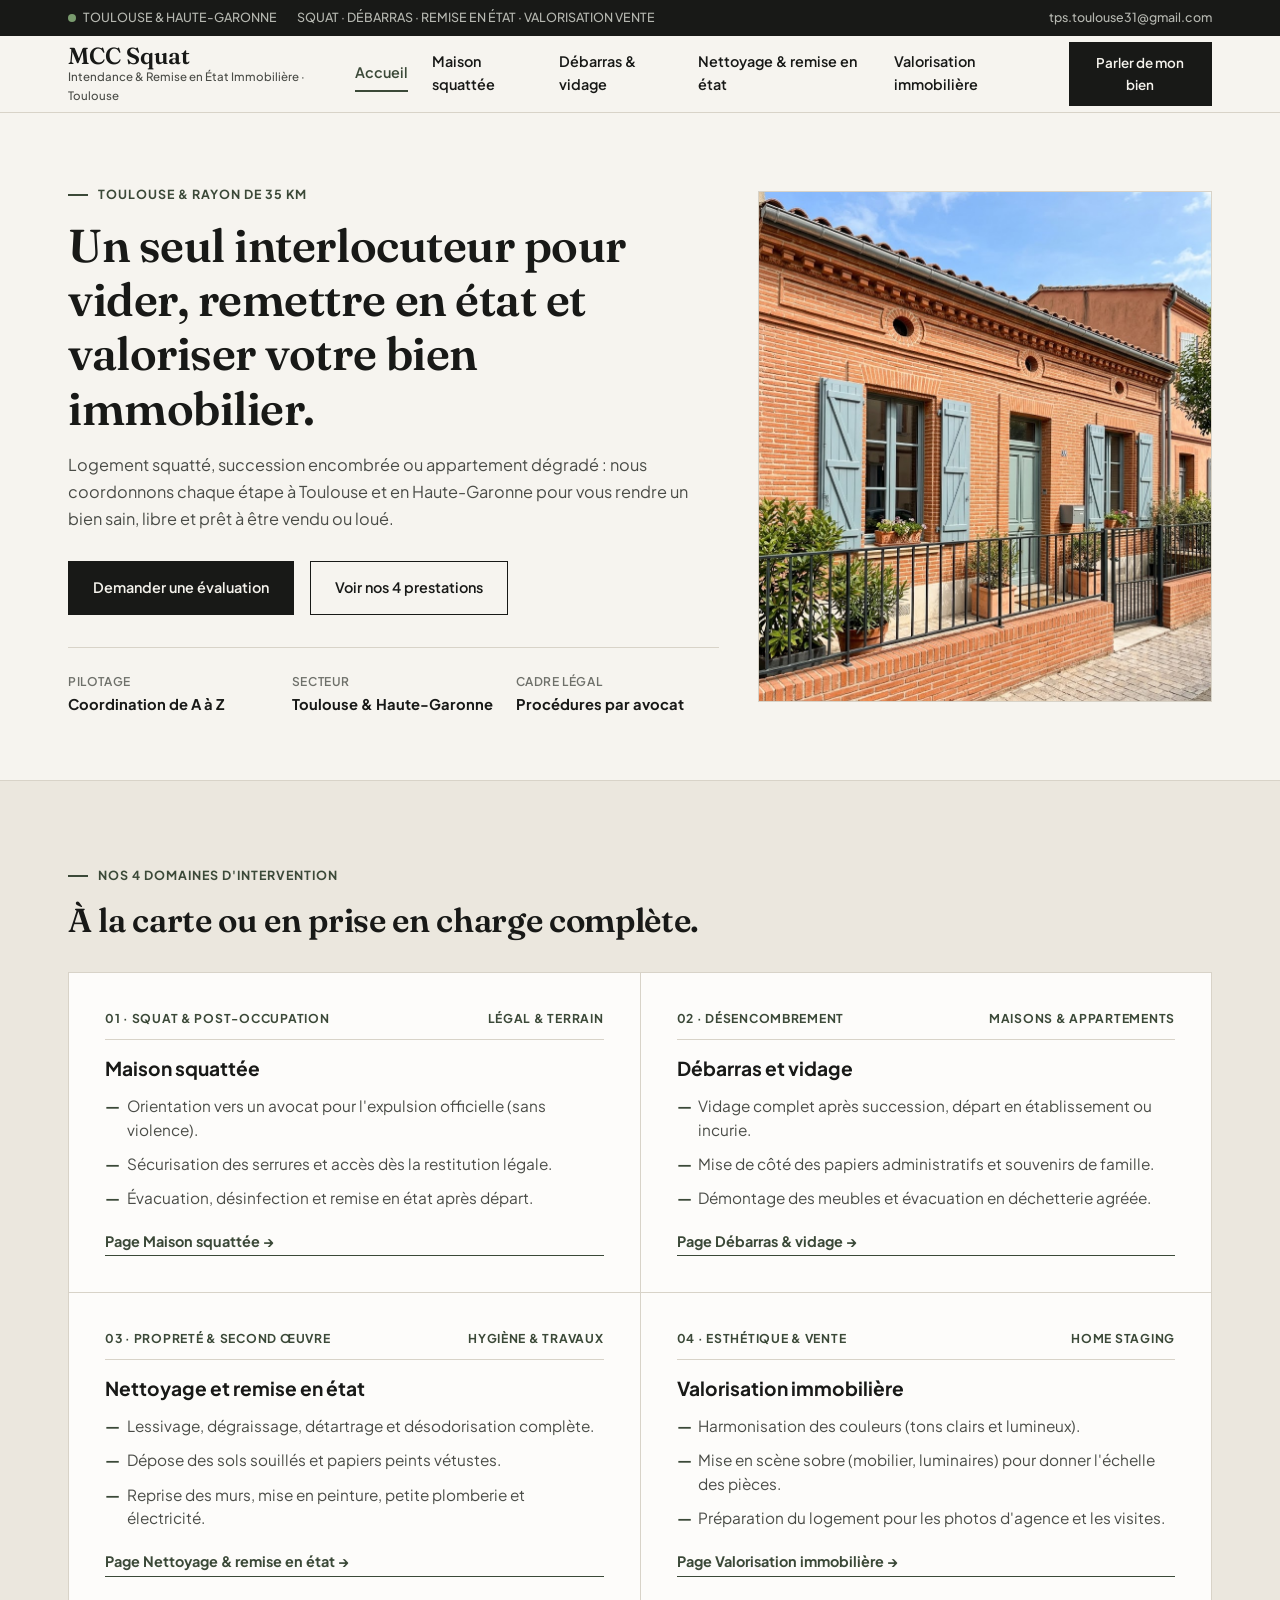
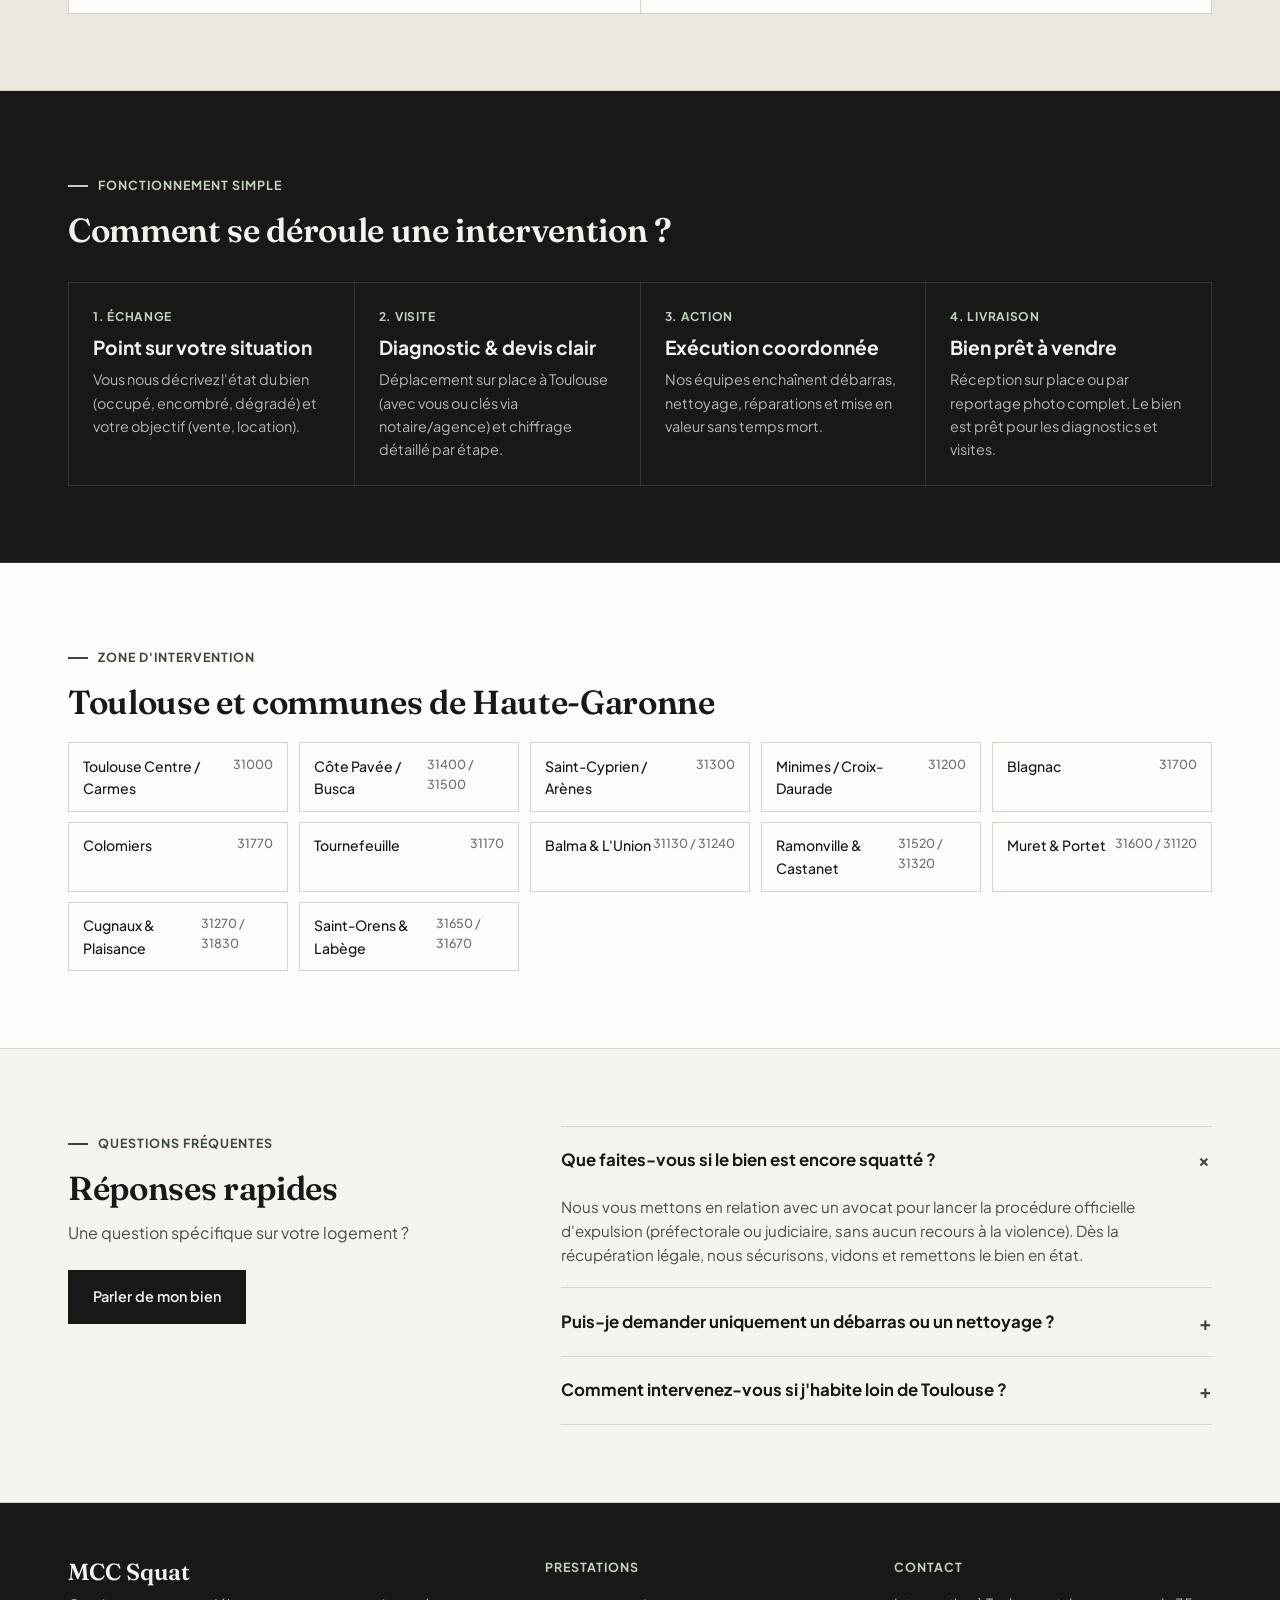
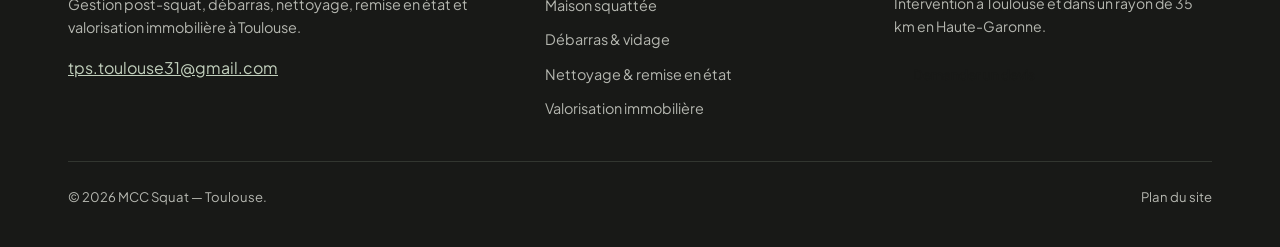
<file: index.html>
<!DOCTYPE html>
<html lang="fr">
<head>
  <meta charset="UTF-8">
  <meta name="viewport" content="width=device-width, initial-scale=1.0">
  <title>MCC Squat Toulouse | Maison Squattée, Débarras, Remise en État &amp; Valorisation</title>
  <meta name="description" content="À Toulouse et en Haute-Garonne : gestion post-squat et démarches par avocat, débarras complet, nettoyage approfondi, remise en état et préparation à la vente.">
  <link rel="canonical" href="https://mccsquat.fr/">
  <link rel="icon" type="image/png" sizes="32x32" href="assets/images/favicon-32x32.png">
  <link rel="apple-touch-icon" href="assets/images/apple-touch-icon.png">
  <link rel="stylesheet" href="assets/css/styles.css">
  <script type="application/ld+json">
    {
      "@context": "https://schema.org",
      "@type": "HomeAndConstructionBusiness",
      "name": "MCC Squat",
      "description": "Intervention pour maison squattée, débarras, remise en État et valorisation à Toulouse et en Haute-Garonne.",
      "telephone": "+33624744084",
      "url": "https://mccplatrerie.fr",
      "email": "tps.toulouse31@gmail.com",
      "address": {
        "@type": "PostalAddress",
        "addressLocality": "Toulouse",
        "postalCode": "31000",
        "addressRegion": "Occitanie",
        "addressCountry": "FR"
      },
      "geo": {
        "@type": "GeoCoordinates",
        "latitude": 43.6047,
        "longitude": 1.4442
      },
      "areaServed": [
        { "@type": "City", "name": "Toulouse" },
        { "@type": "City", "name": "Colomiers" },
        { "@type": "City", "name": "Blagnac" },
        { "@type": "City", "name": "Tournefeuille" },
        { "@type": "City", "name": "Balma" },
        { "@type": "City", "name": "Ramonville-Saint-Agne" },
        { "@type": "City", "name": "Cugnaux" },
        { "@type": "City", "name": "L'Union" }
      ],
      "priceRange": "€€",
      "openingHoursSpecification": [
        {
          "@type": "OpeningHoursSpecification",
          "dayOfWeek": ["Monday", "Tuesday", "Wednesday", "Thursday", "Friday"],
          "opens": "08:00",
          "closes": "18:00"
        }
      ]
    }
    </script>
</head>
<body>
  <a href="#main-content" class="skip-link">Aller au contenu principal</a>

  <div class="topbar">
    <div class="container topbar-inner">
      <div class="topbar-meta">
        <span><span class="status-dot"></span>TOULOUSE &amp; HAUTE-GARONNE</span>
        <span>SQUAT · DÉBARRAS · REMISE EN ÉTAT · VALORISATION VENTE</span>
      </div>
      <div class="topbar-meta">
        <a href="mailto:tps.toulouse31@gmail.com" data-config="contact-email">tps.toulouse31@gmail.com</a>
      </div>
    </div>
  </div>

  <header class="site-header">
    <div class="container header-inner">
      <a href="index.html" class="brand">
        <span class="brand-title" data-config="company-name">MCC Squat</span>
        <span class="brand-subtitle">Intendance &amp; Remise en État Immobilière · Toulouse</span>
      </a>
      <button class="nav-toggle" type="button" aria-expanded="false" aria-controls="primary-navigation">Menu</button>
      <nav id="primary-navigation" class="main-nav" aria-label="Navigation principale">
        <a href="index.html" class="nav-link" aria-current="page">Accueil</a>
        <a href="maison-squattee.html" class="nav-link">Maison squattée</a>
        <a href="debarras-vidage.html" class="nav-link">Débarras &amp; vidage</a>
        <a href="nettoyage-remise-en-etat.html" class="nav-link">Nettoyage &amp; remise en état</a>
        <a href="valorisation-immobiliere.html" class="nav-link">Valorisation immobilière</a>
        <a href="contact-devis.html" class="btn btn-primary btn-sm">Parler de mon bien</a>
      </nav>
    </div>
  </header>

  <main id="main-content">
    <!-- HERO -->
    <section class="hero-editorial">
      <div class="container">
        <div class="grid-12" style="align-items: center;">
          <div class="col-7">
            <span class="eyebrow">Toulouse &amp; rayon de 35 km</span>
            <h1>Un seul interlocuteur pour vider, remettre en état et valoriser votre bien immobilier.</h1>
            <p class="lead" style="margin-top: 1rem;">
              Logement squatté, succession encombrée ou appartement dégradé : nous coordonnons chaque étape à Toulouse et en Haute-Garonne pour vous rendre un bien sain, libre et prêt à être vendu ou loué.
            </p>
            <div style="display: flex; flex-wrap: wrap; gap: 1rem; margin-top: 1.75rem;">
              <a href="contact-devis.html" class="btn btn-primary">Demander une évaluation</a>
              <a href="#prestations" class="btn btn-secondary">Voir nos 4 prestations</a>
            </div>
            <div class="hero-meta-strip">
              <div>
                <span class="hero-meta-label">Pilotage</span>
                <span class="hero-meta-value">Coordination de A à Z</span>
              </div>
              <div>
                <span class="hero-meta-label">Secteur</span>
                <span class="hero-meta-value">Toulouse &amp; Haute-Garonne</span>
              </div>
              <div>
                <span class="hero-meta-label">Cadre légal</span>
                <span class="hero-meta-value">Procédures par avocat</span>
              </div>
            </div>
          </div>

          <div class="col-5">
            <figure class="photo-frame aspect-tall">
              <img src="assets/images/maison.jpeg" alt="Maison rénovée et lumineuse prête pour la mise en vente" width="1200" height="1350">
              <figcaption class="photo-caption">
                <span>Illustration</span>
                <span>Logement remis au clair avant mise en vente</span>
              </figcaption>
            </figure>
          </div>
        </div>
      </div>
    </section>

    <!-- LES 4 PRESTATIONS (SANS DOUBLON) -->
    <section class="section section-stone" id="prestations">
      <div class="container">
        <span class="eyebrow">Nos 4 domaines d'intervention</span>
        <h2 style="margin-bottom: 2rem;">À la carte ou en prise en charge complète.</h2>

        <div class="pillar-matrix">
          <article class="pillar-cell">
            <div>
              <div class="pillar-index"><span>01 · Squat &amp; post-occupation</span><span>Légal &amp; Terrain</span></div>
              <h3 style="margin: 1rem 0 0.5rem;">Maison squattée</h3>
              <ul class="clean-list">
                <li>Orientation vers un avocat pour l'expulsion officielle (sans violence).</li>
                <li>Sécurisation des serrures et accès dès la restitution légale.</li>
                <li>Évacuation, désinfection et remise en état après départ.</li>
              </ul>
            </div>
            <a href="maison-squattee.html" class="link-arrow">Page Maison squattée &rarr;</a>
          </article>

          <article class="pillar-cell">
            <div>
              <div class="pillar-index"><span>02 · Désencombrement</span><span>Maisons &amp; Appartements</span></div>
              <h3 style="margin: 1rem 0 0.5rem;">Débarras et vidage</h3>
              <ul class="clean-list">
                <li>Vidage complet après succession, départ en établissement ou incurie.</li>
                <li>Mise de côté des papiers administratifs et souvenirs de famille.</li>
                <li>Démontage des meubles et évacuation en déchetterie agréée.</li>
              </ul>
            </div>
            <a href="debarras-vidage.html" class="link-arrow">Page Débarras &amp; vidage &rarr;</a>
          </article>

          <article class="pillar-cell">
            <div>
              <div class="pillar-index"><span>03 · Propreté &amp; Second œuvre</span><span>Hygiène &amp; Travaux</span></div>
              <h3 style="margin: 1rem 0 0.5rem;">Nettoyage et remise en état</h3>
              <ul class="clean-list">
                <li>Lessivage, dégraissage, détartrage et désodorisation complète.</li>
                <li>Dépose des sols souillés et papiers peints vétustes.</li>
                <li>Reprise des murs, mise en peinture, petite plomberie et électricité.</li>
              </ul>
            </div>
            <a href="nettoyage-remise-en-etat.html" class="link-arrow">Page Nettoyage &amp; remise en état &rarr;</a>
          </article>

          <article class="pillar-cell">
            <div>
              <div class="pillar-index"><span>04 · Esthétique &amp; Vente</span><span>Home Staging</span></div>
              <h3 style="margin: 1rem 0 0.5rem;">Valorisation immobilière</h3>
              <ul class="clean-list">
                <li>Harmonisation des couleurs (tons clairs et lumineux).</li>
                <li>Mise en scène sobre (mobilier, luminaires) pour donner l'échelle des pièces.</li>
                <li>Préparation du logement pour les photos d'agence et les visites.</li>
              </ul>
            </div>
            <a href="valorisation-immobiliere.html" class="link-arrow">Page Valorisation immobilière &rarr;</a>
          </article>
        </div>
      </div>
    </section>

    <!-- MÉTHODE EN 4 ÉTAPES COURTES -->
    <section class="section section-dark" id="methode">
      <div class="container">
        <span class="eyebrow">Fonctionnement simple</span>
        <h2 style="margin-bottom: 2rem;">Comment se déroule une intervention ?</h2>

        <div class="spec-grid">
          <div class="spec-item">
            <span class="spec-label">1. Échange</span>
            <h3>Point sur votre situation</h3>
            <p style="color: var(--text-on-dark-muted); font-size: 0.9rem; margin-top: 0.5rem;">
              Vous nous décrivez l'état du bien (occupé, encombré, dégradé) et votre objectif (vente, location).
            </p>
          </div>
          <div class="spec-item">
            <span class="spec-label">2. Visite</span>
            <h3>Diagnostic &amp; devis clair</h3>
            <p style="color: var(--text-on-dark-muted); font-size: 0.9rem; margin-top: 0.5rem;">
              Déplacement sur place à Toulouse (avec vous ou clés via notaire/agence) et chiffrage détaillé par étape.
            </p>
          </div>
          <div class="spec-item">
            <span class="spec-label">3. Action</span>
            <h3>Exécution coordonnée</h3>
            <p style="color: var(--text-on-dark-muted); font-size: 0.9rem; margin-top: 0.5rem;">
              Nos équipes enchaînent débarras, nettoyage, réparations et mise en valeur sans temps mort.
            </p>
          </div>
          <div class="spec-item">
            <span class="spec-label">4. Livraison</span>
            <h3>Bien prêt à vendre</h3>
            <p style="color: var(--text-on-dark-muted); font-size: 0.9rem; margin-top: 0.5rem;">
              Réception sur place ou par reportage photo complet. Le bien est prêt pour les diagnostics et visites.
            </p>
          </div>
        </div>
      </div>
    </section>

    <!-- ZONE GÉOGRAPHIQUE -->
    <section class="section section-paper" id="zone-intervention">
      <div class="container">
        <span class="eyebrow">Zone d'intervention</span>
        <h2>Toulouse et communes de Haute-Garonne</h2>
        <div class="commune-grid">
          <div class="commune-item"><span>Toulouse Centre / Carmes</span><span class="commune-code">31000</span></div>
          <div class="commune-item"><span>Côte Pavée / Busca</span><span class="commune-code">31400 / 31500</span></div>
          <div class="commune-item"><span>Saint-Cyprien / Arènes</span><span class="commune-code">31300</span></div>
          <div class="commune-item"><span>Minimes / Croix-Daurade</span><span class="commune-code">31200</span></div>
          <div class="commune-item"><span>Blagnac</span><span class="commune-code">31700</span></div>
          <div class="commune-item"><span>Colomiers</span><span class="commune-code">31770</span></div>
          <div class="commune-item"><span>Tournefeuille</span><span class="commune-code">31170</span></div>
          <div class="commune-item"><span>Balma &amp; L'Union</span><span class="commune-code">31130 / 31240</span></div>
          <div class="commune-item"><span>Ramonville &amp; Castanet</span><span class="commune-code">31520 / 31320</span></div>
          <div class="commune-item"><span>Muret &amp; Portet</span><span class="commune-code">31600 / 31120</span></div>
          <div class="commune-item"><span>Cugnaux &amp; Plaisance</span><span class="commune-code">31270 / 31830</span></div>
          <div class="commune-item"><span>Saint-Orens &amp; Labège</span><span class="commune-code">31650 / 31670</span></div>
        </div>
      </div>
    </section>

    <!-- FAQ COURTE -->
    <section class="section" id="faq">
      <div class="container">
        <div class="grid-12">
          <div class="col-5">
            <span class="eyebrow">Questions fréquentes</span>
            <h2>Réponses rapides</h2>
            <p style="color: var(--text-muted); margin: 0.75rem 0 1.5rem;">
              Une question spécifique sur votre logement ?
            </p>
            <a href="contact-devis.html" class="btn btn-primary">Parler de mon bien</a>
          </div>
          <div class="col-7">
            <div class="faq-list">
              <details class="faq-item" open>
                <summary class="faq-question">
                  <span>Que faites-vous si le bien est encore squatté ?</span>
                  <span class="faq-icon">+</span>
                </summary>
                <div class="faq-answer">
                  Nous vous mettons en relation avec un avocat pour lancer la procédure officielle d'expulsion (préfectorale ou judiciaire, sans aucun recours à la violence). Dès la récupération légale, nous sécurisons, vidons et remettons le bien en état.
                </div>
              </details>
              <details class="faq-item">
                <summary class="faq-question">
                  <span>Puis-je demander uniquement un débarras ou un nettoyage ?</span>
                  <span class="faq-icon">+</span>
                </summary>
                <div class="faq-answer">
                  Oui. Chaque prestation peut être commandée seule (uniquement vider une maison, ou uniquement la nettoyer et la repeindre).
                </div>
              </details>
              <details class="faq-item">
                <summary class="faq-question">
                  <span>Comment intervenez-vous si j'habite loin de Toulouse ?</span>
                  <span class="faq-icon">+</span>
                </summary>
                <div class="faq-answer">
                  Nous récupérons les clés auprès de votre notaire ou agence, trions et mettons de côté les documents personnels demandés, et vous envoyons un reportage photo complet en fin de chantier.
                </div>
              </details>
            </div>
          </div>
        </div>
      </div>
    </section>
  </main>

  <footer class="site-footer">
    <div class="container">
      <div class="footer-grid">
        <div>
          <p class="brand-title" style="color: var(--text-on-dark); margin-bottom: 0.5rem;">MCC Squat</p>
          <p style="color: var(--text-on-dark-muted); font-size: 0.9rem; margin-bottom: 1rem;">
            Gestion post-squat, débarras, nettoyage, remise en état et valorisation immobilière à Toulouse.
          </p>
          <a href="mailto:tps.toulouse31@gmail.com" style="color: #C2D0BD; text-decoration: underline;">tps.toulouse31@gmail.com</a>
        </div>
        <div>
          <h3 class="footer-heading">Prestations</h3>
          <ul class="footer-links">
            <li><a href="maison-squattee.html">Maison squattée</a></li>
            <li><a href="debarras-vidage.html">Débarras &amp; vidage</a></li>
            <li><a href="nettoyage-remise-en-etat.html">Nettoyage &amp; remise en état</a></li>
            <li><a href="valorisation-immobiliere.html">Valorisation immobilière</a></li>
          </ul>
        </div>
        <div>
          <h3 class="footer-heading">Contact</h3>
          <p style="color: var(--text-on-dark-muted); font-size: 0.88rem; margin-bottom: 1rem;">
            Intervention à Toulouse et dans un rayon de 35 km en Haute-Garonne.
          </p>
          <a href="contact-devis.html" class="btn btn-secondary btn-sm">Demander un devis</a>
        </div>
      </div>
      <div class="footer-bottom">
        <span>&copy; 2026 MCC Squat — Toulouse.</span>
        <a href="sitemap.xml">Plan du site</a>
      </div>
    </div>
  </footer>

  <script src="assets/js/site-config.js"></script>
  <script src="assets/js/main.js"></script>
</body>
</html>
</file>
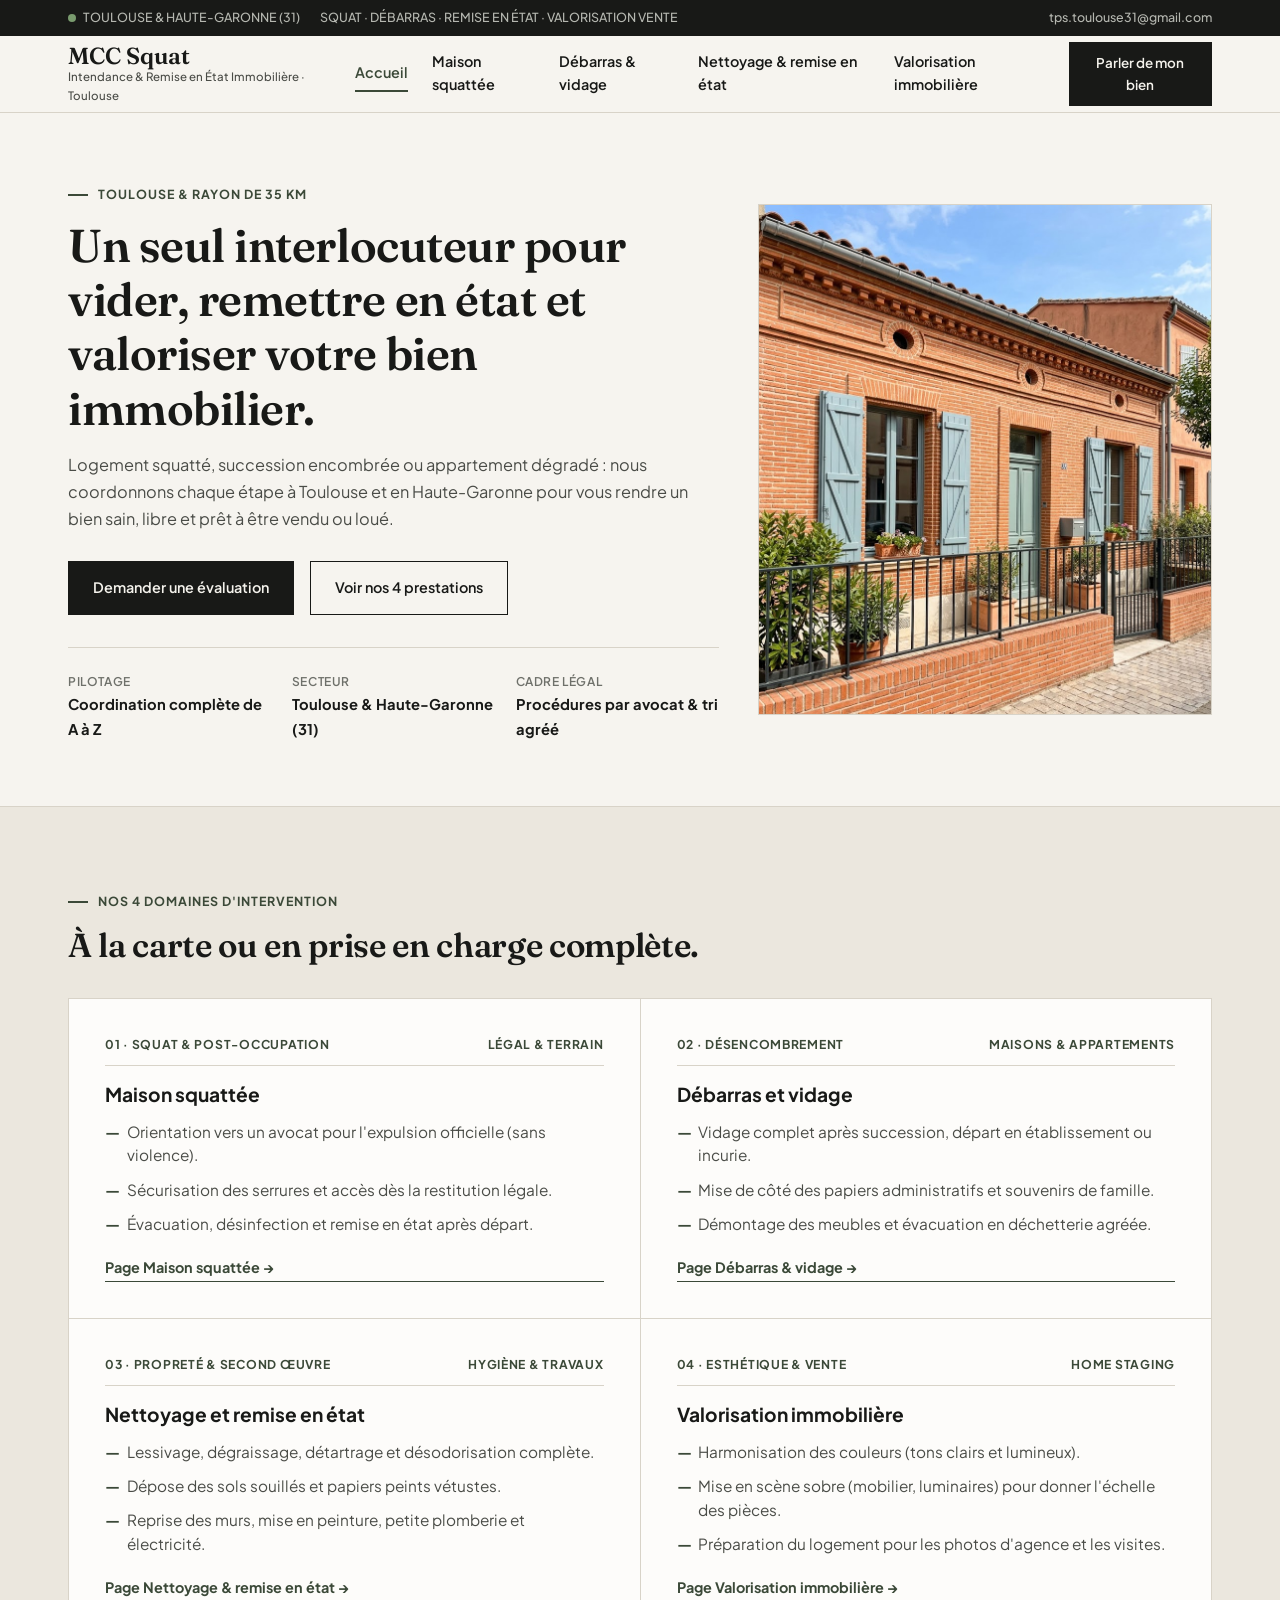
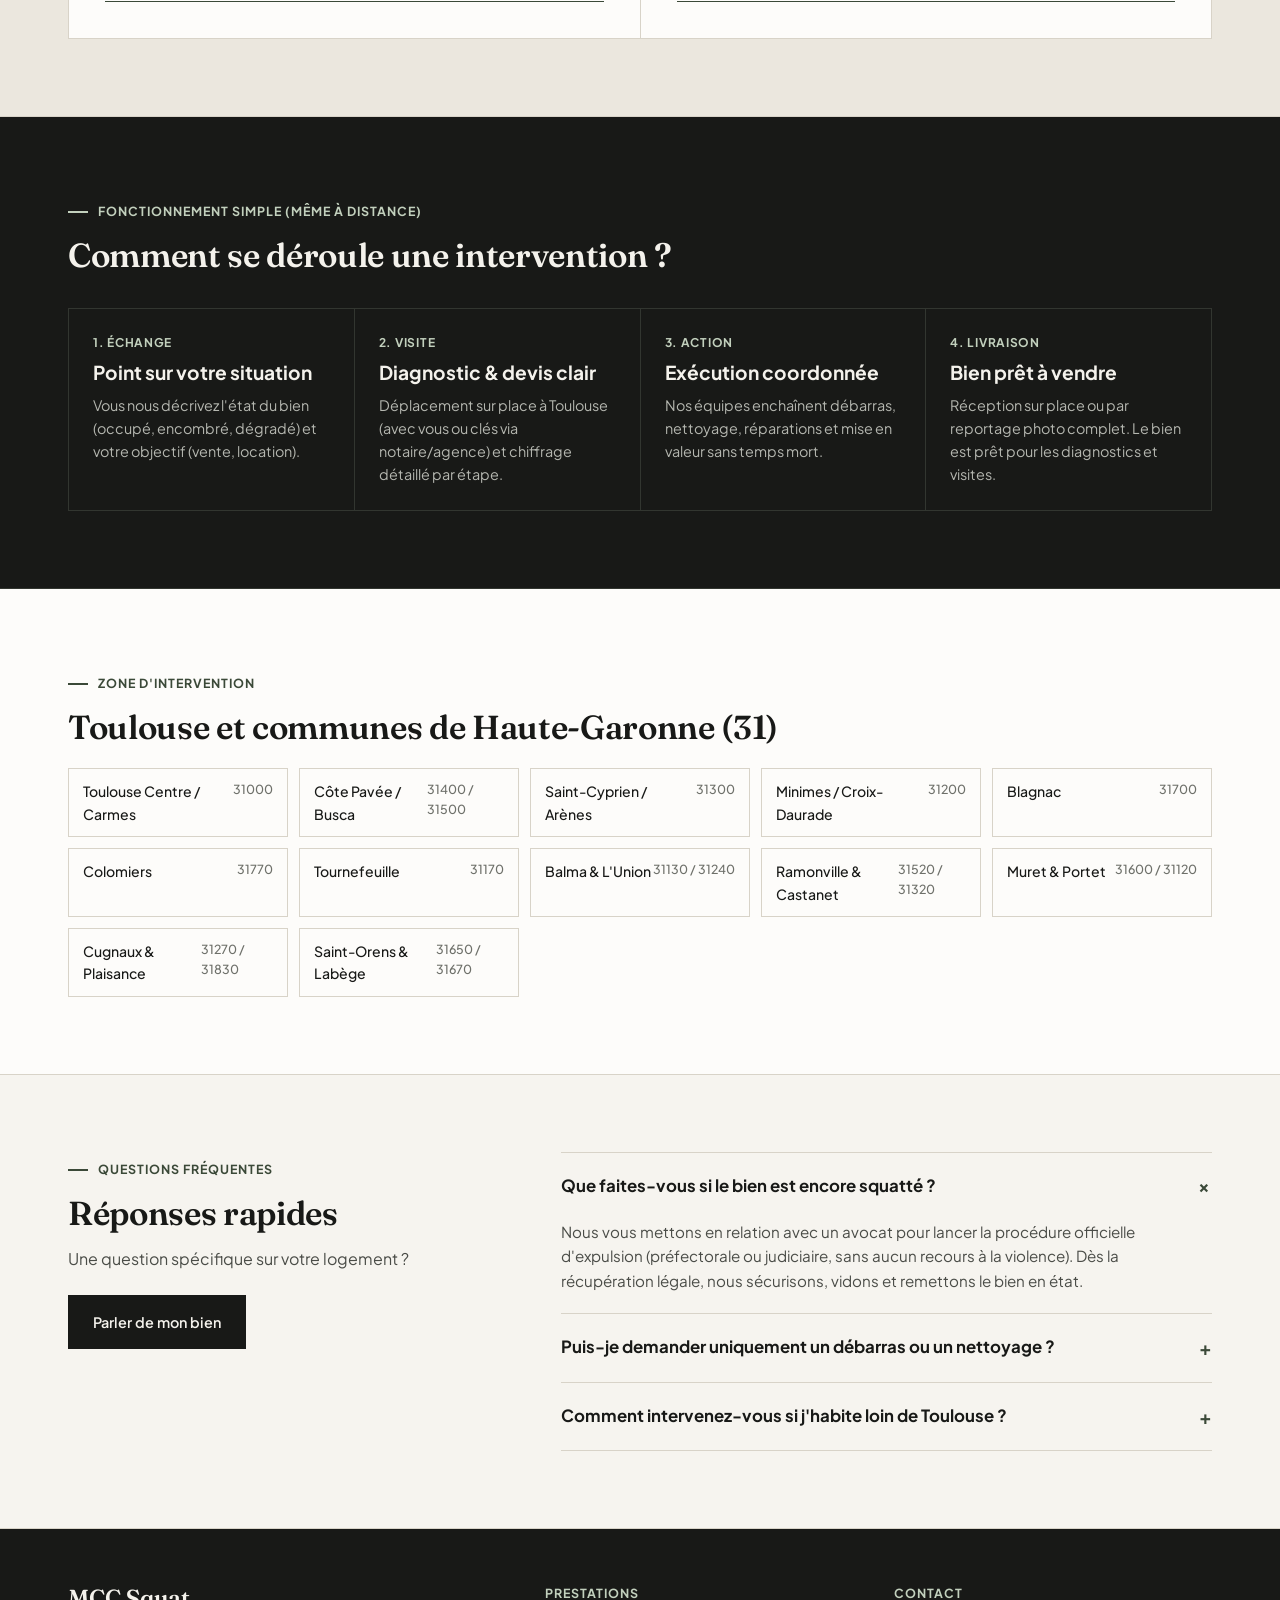
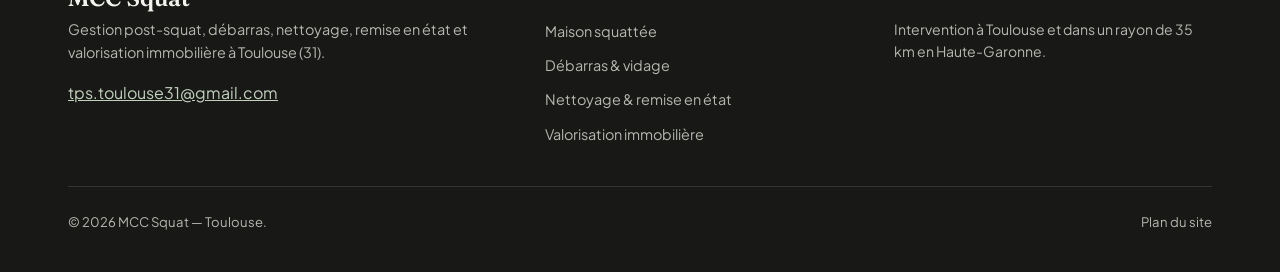
<file: atelier-garona-toulouse/index.html>
<!DOCTYPE html>
<html lang="fr">
<head>
  <meta charset="UTF-8">
  <meta name="viewport" content="width=device-width, initial-scale=1.0">
  <title>MCC Squat Toulouse | Maison Squattée, Débarras, Remise en État &amp; Valorisation</title>
  <meta name="description" content="À Toulouse et en Haute-Garonne : gestion post-squat et démarches par avocat, débarras complet, nettoyage approfondi, remise en état et préparation à la vente.">
  <link rel="canonical" href="https://atelier-garona-toulouse.fr/index.html">
  <link rel="stylesheet" href="assets/css/styles.css">
</head>
<body>
  <a href="#main-content" class="skip-link">Aller au contenu principal</a>

  <div class="topbar">
    <div class="container topbar-inner">
      <div class="topbar-meta">
        <span><span class="status-dot"></span>TOULOUSE &amp; HAUTE-GARONNE (31)</span>
        <span>SQUAT · DÉBARRAS · REMISE EN ÉTAT · VALORISATION VENTE</span>
      </div>
      <div class="topbar-meta">
        <a href="mailto:tps.toulouse31@gmail.com" data-config="contact-email">tps.toulouse31@gmail.com</a>
      </div>
    </div>
  </div>

  <header class="site-header">
    <div class="container header-inner">
      <a href="index.html" class="brand">
        <span class="brand-title" data-config="company-name">MCC Squat</span>
        <span class="brand-subtitle">Intendance &amp; Remise en État Immobilière · Toulouse</span>
      </a>
      <button class="nav-toggle" type="button" aria-expanded="false" aria-controls="primary-navigation">Menu</button>
      <nav id="primary-navigation" class="main-nav" aria-label="Navigation principale">
        <a href="index.html" class="nav-link" aria-current="page">Accueil</a>
        <a href="maison-squattee.html" class="nav-link">Maison squattée</a>
        <a href="debarras-vidage.html" class="nav-link">Débarras &amp; vidage</a>
        <a href="nettoyage-remise-en-etat.html" class="nav-link">Nettoyage &amp; remise en état</a>
        <a href="valorisation-immobiliere.html" class="nav-link">Valorisation immobilière</a>
        <a href="contact-devis.html" class="btn btn-primary btn-sm">Parler de mon bien</a>
      </nav>
    </div>
  </header>

  <main id="main-content">
    <!-- HERO -->
    <section class="hero-editorial">
      <div class="container">
        <div class="grid-12" style="align-items: center;">
          <div class="col-7">
            <span class="eyebrow">Toulouse &amp; rayon de 35 km</span>
            <h1>Un seul interlocuteur pour vider, remettre en état et valoriser votre bien immobilier.</h1>
            <p class="lead" style="margin-top: 1rem;">
              Logement squatté, succession encombrée ou appartement dégradé : nous coordonnons chaque étape à Toulouse et en Haute-Garonne pour vous rendre un bien sain, libre et prêt à être vendu ou loué.
            </p>
            <div style="display: flex; flex-wrap: wrap; gap: 1rem; margin-top: 1.75rem;">
              <a href="contact-devis.html" class="btn btn-primary">Demander une évaluation</a>
              <a href="#prestations" class="btn btn-secondary">Voir nos 4 prestations</a>
            </div>
            <div class="hero-meta-strip">
              <div>
                <span class="hero-meta-label">Pilotage</span>
                <span class="hero-meta-value">Coordination complète de A à Z</span>
              </div>
              <div>
                <span class="hero-meta-label">Secteur</span>
                <span class="hero-meta-value">Toulouse &amp; Haute-Garonne (31)</span>
              </div>
              <div>
                <span class="hero-meta-label">Cadre légal</span>
                <span class="hero-meta-value">Procédures par avocat &amp; tri agréé</span>
              </div>
            </div>
          </div>

          <div class="col-5">
            <figure class="photo-frame aspect-tall">
              <img src="assets/images/maison.jpeg" alt="Maison rénovée et lumineuse prête pour la mise en vente" width="1200" height="1350">
              <figcaption class="photo-caption">
                <span>Illustration</span>
                <span>Logement remis au clair avant mise en vente</span>
              </figcaption>
            </figure>
          </div>
        </div>
      </div>
    </section>

    <!-- LES 4 PRESTATIONS (SANS DOUBLON) -->
    <section class="section section-stone" id="prestations">
      <div class="container">
        <span class="eyebrow">Nos 4 domaines d'intervention</span>
        <h2 style="margin-bottom: 2rem;">À la carte ou en prise en charge complète.</h2>

        <div class="pillar-matrix">
          <article class="pillar-cell">
            <div>
              <div class="pillar-index"><span>01 · Squat &amp; post-occupation</span><span>Légal &amp; Terrain</span></div>
              <h3 style="margin: 1rem 0 0.5rem;">Maison squattée</h3>
              <ul class="clean-list">
                <li>Orientation vers un avocat pour l'expulsion officielle (sans violence).</li>
                <li>Sécurisation des serrures et accès dès la restitution légale.</li>
                <li>Évacuation, désinfection et remise en état après départ.</li>
              </ul>
            </div>
            <a href="maison-squattee.html" class="link-arrow">Page Maison squattée &rarr;</a>
          </article>

          <article class="pillar-cell">
            <div>
              <div class="pillar-index"><span>02 · Désencombrement</span><span>Maisons &amp; Appartements</span></div>
              <h3 style="margin: 1rem 0 0.5rem;">Débarras et vidage</h3>
              <ul class="clean-list">
                <li>Vidage complet après succession, départ en établissement ou incurie.</li>
                <li>Mise de côté des papiers administratifs et souvenirs de famille.</li>
                <li>Démontage des meubles et évacuation en déchetterie agréée.</li>
              </ul>
            </div>
            <a href="debarras-vidage.html" class="link-arrow">Page Débarras &amp; vidage &rarr;</a>
          </article>

          <article class="pillar-cell">
            <div>
              <div class="pillar-index"><span>03 · Propreté &amp; Second œuvre</span><span>Hygiène &amp; Travaux</span></div>
              <h3 style="margin: 1rem 0 0.5rem;">Nettoyage et remise en état</h3>
              <ul class="clean-list">
                <li>Lessivage, dégraissage, détartrage et désodorisation complète.</li>
                <li>Dépose des sols souillés et papiers peints vétustes.</li>
                <li>Reprise des murs, mise en peinture, petite plomberie et électricité.</li>
              </ul>
            </div>
            <a href="nettoyage-remise-en-etat.html" class="link-arrow">Page Nettoyage &amp; remise en état &rarr;</a>
          </article>

          <article class="pillar-cell">
            <div>
              <div class="pillar-index"><span>04 · Esthétique &amp; Vente</span><span>Home Staging</span></div>
              <h3 style="margin: 1rem 0 0.5rem;">Valorisation immobilière</h3>
              <ul class="clean-list">
                <li>Harmonisation des couleurs (tons clairs et lumineux).</li>
                <li>Mise en scène sobre (mobilier, luminaires) pour donner l'échelle des pièces.</li>
                <li>Préparation du logement pour les photos d'agence et les visites.</li>
              </ul>
            </div>
            <a href="valorisation-immobiliere.html" class="link-arrow">Page Valorisation immobilière &rarr;</a>
          </article>
        </div>
      </div>
    </section>

    <!-- MÉTHODE EN 4 ÉTAPES COURTES -->
    <section class="section section-dark" id="methode">
      <div class="container">
        <span class="eyebrow">Fonctionnement simple (même à distance)</span>
        <h2 style="margin-bottom: 2rem;">Comment se déroule une intervention ?</h2>

        <div class="spec-grid">
          <div class="spec-item">
            <span class="spec-label">1. Échange</span>
            <h3>Point sur votre situation</h3>
            <p style="color: var(--text-on-dark-muted); font-size: 0.9rem; margin-top: 0.5rem;">
              Vous nous décrivez l'état du bien (occupé, encombré, dégradé) et votre objectif (vente, location).
            </p>
          </div>
          <div class="spec-item">
            <span class="spec-label">2. Visite</span>
            <h3>Diagnostic &amp; devis clair</h3>
            <p style="color: var(--text-on-dark-muted); font-size: 0.9rem; margin-top: 0.5rem;">
              Déplacement sur place à Toulouse (avec vous ou clés via notaire/agence) et chiffrage détaillé par étape.
            </p>
          </div>
          <div class="spec-item">
            <span class="spec-label">3. Action</span>
            <h3>Exécution coordonnée</h3>
            <p style="color: var(--text-on-dark-muted); font-size: 0.9rem; margin-top: 0.5rem;">
              Nos équipes enchaînent débarras, nettoyage, réparations et mise en valeur sans temps mort.
            </p>
          </div>
          <div class="spec-item">
            <span class="spec-label">4. Livraison</span>
            <h3>Bien prêt à vendre</h3>
            <p style="color: var(--text-on-dark-muted); font-size: 0.9rem; margin-top: 0.5rem;">
              Réception sur place ou par reportage photo complet. Le bien est prêt pour les diagnostics et visites.
            </p>
          </div>
        </div>
      </div>
    </section>

    <!-- ZONE GÉOGRAPHIQUE -->
    <section class="section section-paper" id="zone-intervention">
      <div class="container">
        <span class="eyebrow">Zone d'intervention</span>
        <h2>Toulouse et communes de Haute-Garonne (31)</h2>
        <div class="commune-grid">
          <div class="commune-item"><span>Toulouse Centre / Carmes</span><span class="commune-code">31000</span></div>
          <div class="commune-item"><span>Côte Pavée / Busca</span><span class="commune-code">31400 / 31500</span></div>
          <div class="commune-item"><span>Saint-Cyprien / Arènes</span><span class="commune-code">31300</span></div>
          <div class="commune-item"><span>Minimes / Croix-Daurade</span><span class="commune-code">31200</span></div>
          <div class="commune-item"><span>Blagnac</span><span class="commune-code">31700</span></div>
          <div class="commune-item"><span>Colomiers</span><span class="commune-code">31770</span></div>
          <div class="commune-item"><span>Tournefeuille</span><span class="commune-code">31170</span></div>
          <div class="commune-item"><span>Balma &amp; L'Union</span><span class="commune-code">31130 / 31240</span></div>
          <div class="commune-item"><span>Ramonville &amp; Castanet</span><span class="commune-code">31520 / 31320</span></div>
          <div class="commune-item"><span>Muret &amp; Portet</span><span class="commune-code">31600 / 31120</span></div>
          <div class="commune-item"><span>Cugnaux &amp; Plaisance</span><span class="commune-code">31270 / 31830</span></div>
          <div class="commune-item"><span>Saint-Orens &amp; Labège</span><span class="commune-code">31650 / 31670</span></div>
        </div>
      </div>
    </section>

    <!-- FAQ COURTE -->
    <section class="section" id="faq">
      <div class="container">
        <div class="grid-12">
          <div class="col-5">
            <span class="eyebrow">Questions fréquentes</span>
            <h2>Réponses rapides</h2>
            <p style="color: var(--text-muted); margin: 0.75rem 0 1.5rem;">
              Une question spécifique sur votre logement ?
            </p>
            <a href="contact-devis.html" class="btn btn-primary">Parler de mon bien</a>
          </div>
          <div class="col-7">
            <div class="faq-list">
              <details class="faq-item" open>
                <summary class="faq-question">
                  <span>Que faites-vous si le bien est encore squatté ?</span>
                  <span class="faq-icon">+</span>
                </summary>
                <div class="faq-answer">
                  Nous vous mettons en relation avec un avocat pour lancer la procédure officielle d'expulsion (préfectorale ou judiciaire, sans aucun recours à la violence). Dès la récupération légale, nous sécurisons, vidons et remettons le bien en état.
                </div>
              </details>
              <details class="faq-item">
                <summary class="faq-question">
                  <span>Puis-je demander uniquement un débarras ou un nettoyage ?</span>
                  <span class="faq-icon">+</span>
                </summary>
                <div class="faq-answer">
                  Oui. Chaque prestation peut être commandée seule (uniquement vider une maison, ou uniquement la nettoyer et la repeindre).
                </div>
              </details>
              <details class="faq-item">
                <summary class="faq-question">
                  <span>Comment intervenez-vous si j'habite loin de Toulouse ?</span>
                  <span class="faq-icon">+</span>
                </summary>
                <div class="faq-answer">
                  Nous récupérons les clés auprès de votre notaire ou agence, trions et mettons de côté les documents personnels demandés, et vous envoyons un reportage photo complet en fin de chantier.
                </div>
              </details>
            </div>
          </div>
        </div>
      </div>
    </section>
  </main>

  <footer class="site-footer">
    <div class="container">
      <div class="footer-grid">
        <div>
          <p class="brand-title" style="color: var(--text-on-dark); margin-bottom: 0.5rem;">MCC Squat</p>
          <p style="color: var(--text-on-dark-muted); font-size: 0.9rem; margin-bottom: 1rem;">
            Gestion post-squat, débarras, nettoyage, remise en état et valorisation immobilière à Toulouse (31).
          </p>
          <a href="mailto:tps.toulouse31@gmail.com" style="color: #C2D0BD; text-decoration: underline;">tps.toulouse31@gmail.com</a>
        </div>
        <div>
          <h3 class="footer-heading">Prestations</h3>
          <ul class="footer-links">
            <li><a href="maison-squattee.html">Maison squattée</a></li>
            <li><a href="debarras-vidage.html">Débarras &amp; vidage</a></li>
            <li><a href="nettoyage-remise-en-etat.html">Nettoyage &amp; remise en état</a></li>
            <li><a href="valorisation-immobiliere.html">Valorisation immobilière</a></li>
          </ul>
        </div>
        <div>
          <h3 class="footer-heading">Contact</h3>
          <p style="color: var(--text-on-dark-muted); font-size: 0.88rem; margin-bottom: 1rem;">
            Intervention à Toulouse et dans un rayon de 35 km en Haute-Garonne.
          </p>
          <a href="contact-devis.html" class="btn btn-secondary btn-sm">Demander un devis</a>
        </div>
      </div>
      <div class="footer-bottom">
        <span>&copy; 2026 MCC Squat — Toulouse.</span>
        <a href="sitemap.xml">Plan du site</a>
      </div>
    </div>
  </footer>

  <script src="assets/js/site-config.js"></script>
  <script src="assets/js/main.js"></script>
</body>
</html>
</file>
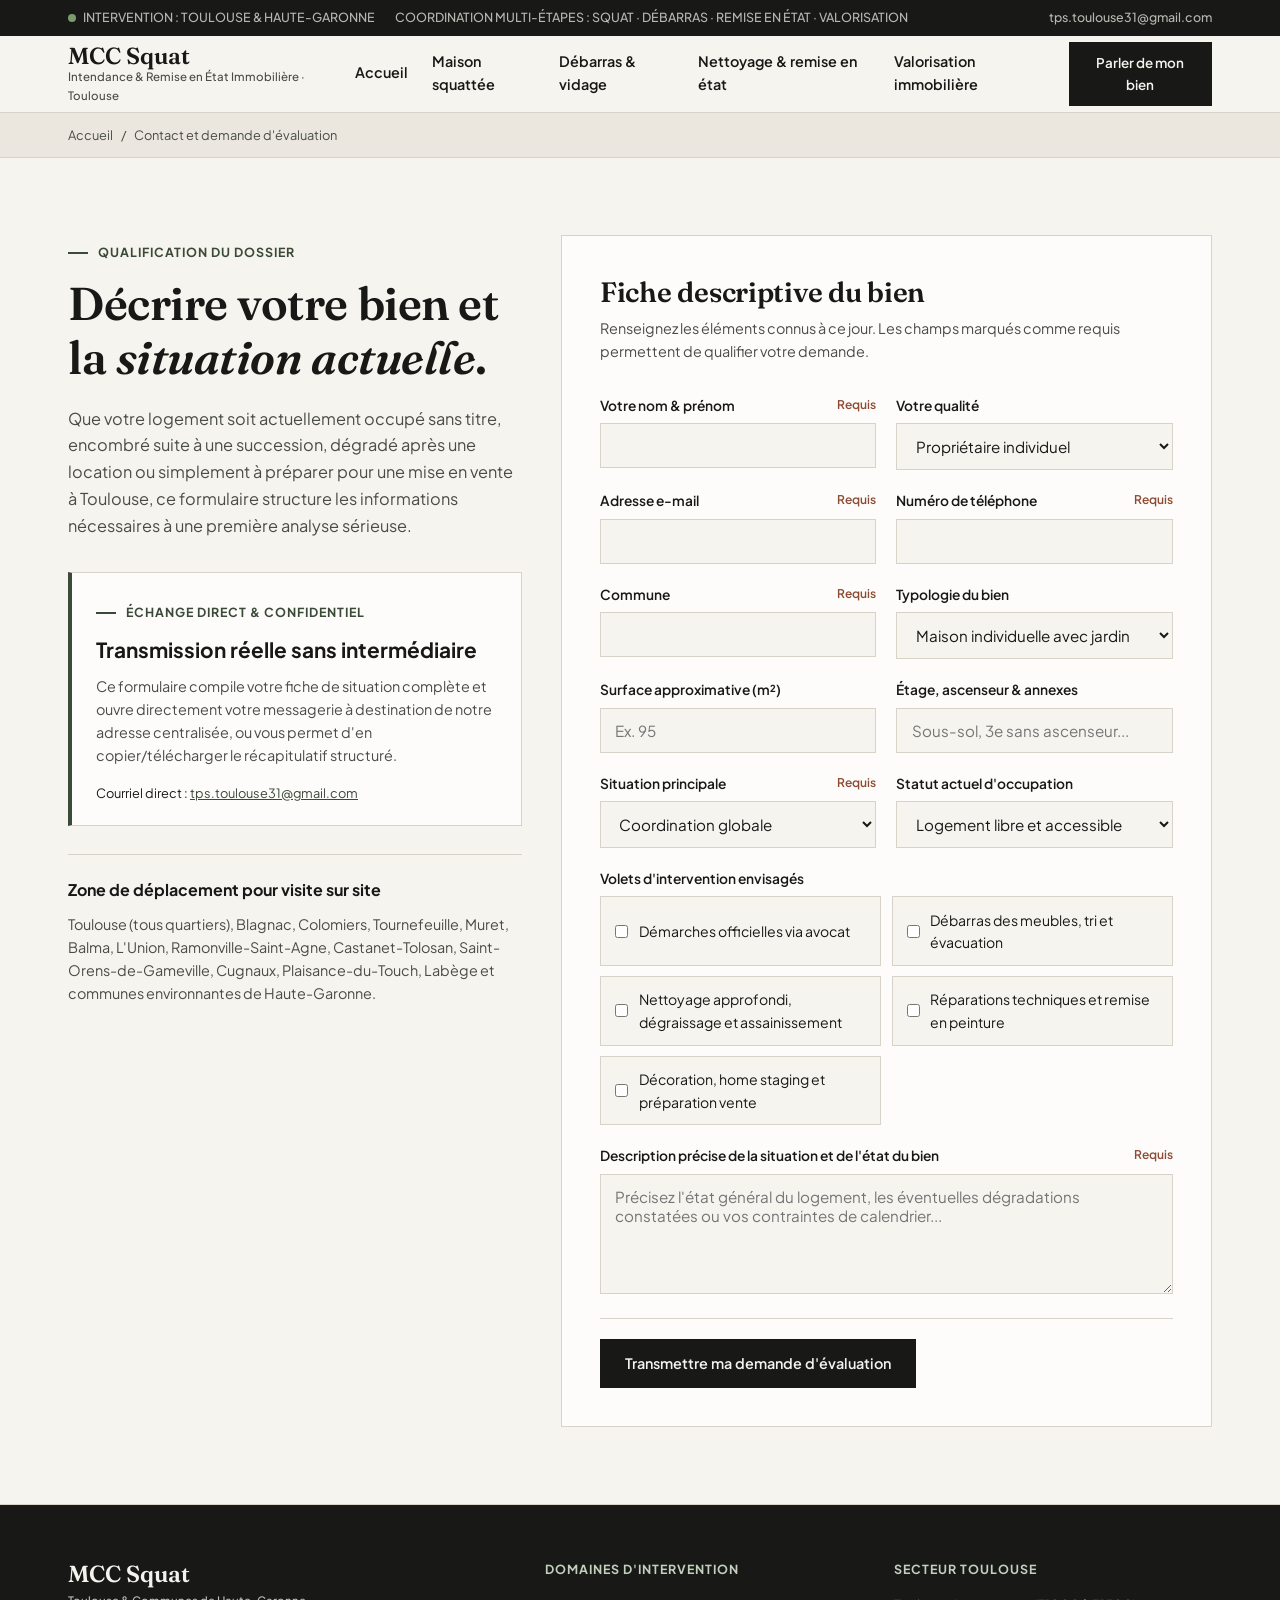
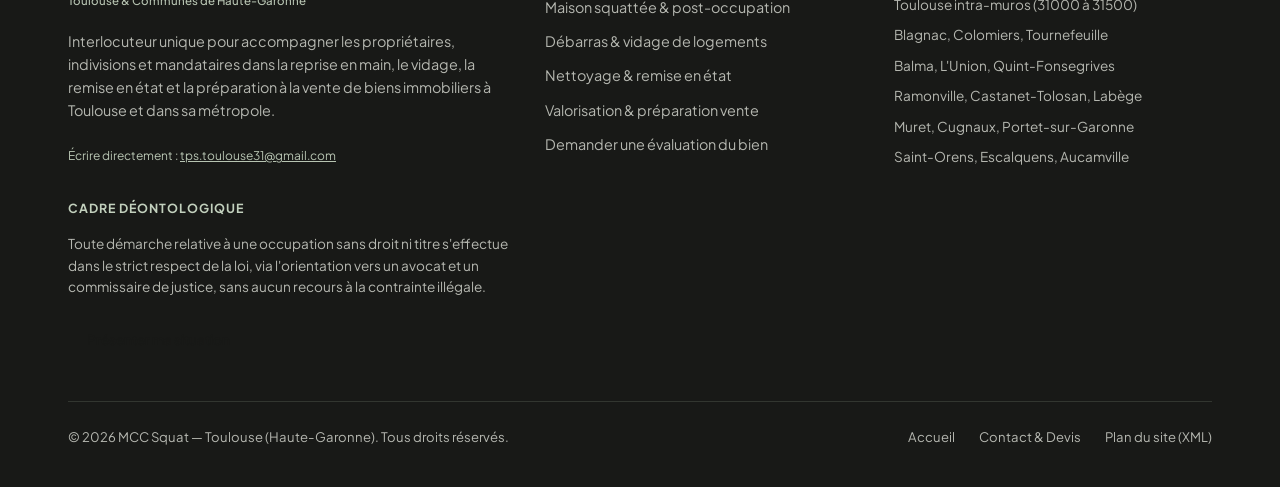
<file: contact-devis.html>
<!DOCTYPE html>
<html lang="fr">
<head>
  <meta charset="UTF-8">
  <meta name="viewport" content="width=device-width, initial-scale=1.0">
  <title>Contact &amp; Devis à Toulouse | Évaluation de Bien Immobilier, Squat, Débarras &amp; Remise en État</title>
  <meta name="description" content="Contactez MCC Squat à Toulouse pour décrire votre bien immobilier et votre situation : maison squattée, débarras, nettoyage approfondi, remise en état ou préparation à la vente.">
  <link rel="canonical" href="https://atelier-garona-toulouse.fr/contact-devis.html">
  <meta property="og:title" content="Contact &amp; Devis — Parler de mon bien à Toulouse | MCC Squat">
  <meta property="og:description" content="Formulaire de qualification immobilière pour évaluer votre situation à Toulouse et en Haute-Garonne.">
  <meta property="og:type" content="website">
  <link rel="icon" type="image/png" sizes="32x32" href="assets/images/favicon-32x32.png">
  <link rel="apple-touch-icon" href="assets/images/apple-touch-icon.png">
  <link rel="stylesheet" href="assets/css/styles.css">
</head>
<body>
  <a href="#main-content" class="skip-link">Aller au contenu principal</a>

  <div class="topbar">
    <div class="container topbar-inner">
      <div class="topbar-meta">
        <span><span class="status-dot" aria-hidden="true"></span>INTERVENTION : TOULOUSE &amp; HAUTE-GARONNE</span>
        <span>COORDINATION MULTI-ÉTAPES : SQUAT · DÉBARRAS · REMISE EN ÉTAT · VALORISATION</span>
      </div>
      <div class="topbar-meta">
        <a href="mailto:tps.toulouse31@gmail.com" data-config="contact-email">tps.toulouse31@gmail.com</a>
      </div>
    </div>
  </div>

  <header class="site-header" role="banner">
    <div class="container header-inner">
      <a href="index.html" class="brand" aria-label="MCC Squat — Retour à l'accueil">
        <span class="brand-title" data-config="company-name">MCC Squat</span>
        <span class="brand-subtitle">Intendance &amp; Remise en État Immobilière · Toulouse</span>
      </a>

      <button class="nav-toggle" type="button" aria-expanded="false" aria-controls="primary-navigation">
        Menu
      </button>

      <nav id="primary-navigation" class="main-nav" aria-label="Navigation principale">
        <a href="index.html" class="nav-link">Accueil</a>
          <a href="maison-squattee.html" class="nav-link">Maison squattée</a>
          <a href="debarras-vidage.html" class="nav-link">Débarras & vidage</a>
          <a href="nettoyage-remise-en-etat.html" class="nav-link">Nettoyage & remise en état</a>
          <a href="valorisation-immobiliere.html" class="nav-link">Valorisation immobilière</a>
          <a href="contact-devis.html" class="btn btn-primary btn-sm" aria-current="page">Parler de mon bien</a>
      </nav>
    </div>
  </header>

  <nav class="breadcrumb-bar" aria-label="Fil d'Ariane">
    <div class="container">
      <ol class="breadcrumb-list">
        <li><a href="index.html">Accueil</a></li>
        <li aria-current="page">Contact et demande d'évaluation</li>
      </ol>
    </div>
  </nav>

  <main id="main-content">
    <section class="section">
      <div class="container">
        <div class="grid-12" style="align-items: start;">
          <div class="col-5">
            <span class="eyebrow">Qualification du dossier</span>
            <h1>Décrire votre bien et la <em>situation actuelle</em>.</h1>
            <p class="lead" style="margin-top: 1.25rem; margin-bottom: 2rem;">
              Que votre logement soit actuellement occupé sans titre, encombré suite à une succession, dégradé après une location ou simplement à préparer pour une mise en vente à Toulouse, ce formulaire structure les informations nécessaires à une première analyse sérieuse.
            </p>

            <div class="legal-callout" style="margin-bottom: 1.75rem;">
              <span class="eyebrow">Échange direct &amp; confidentiel</span>
              <h3 style="font-size: 1.3rem; margin-bottom: 0.65rem;">Transmission réelle sans intermédiaire</h3>
              <p style="color: var(--text-muted); font-size: 0.9rem; margin-bottom: 1rem;">
                Ce formulaire compile votre fiche de situation complète et ouvre directement votre messagerie à destination de notre adresse centralisée, ou vous permet d'en copier/télécharger le récapitulatif structuré.
              </p>
              <p style="font-family: var(--font-mono); font-size: 0.8rem;">
                Courriel direct : <a href="mailto:tps.toulouse31@gmail.com" style="text-decoration: underline; color: var(--accent-olive);" data-config="contact-email">tps.toulouse31@gmail.com</a>
              </p>
            </div>

            <div style="border-top: 1px solid var(--border-hairline); padding-top: 1.5rem;">
              <h4 style="margin-bottom: 0.75rem;">Zone de déplacement pour visite sur site</h4>
              <p style="color: var(--text-muted); font-size: 0.9rem;">
                Toulouse (tous quartiers), Blagnac, Colomiers, Tournefeuille, Muret, Balma, L'Union, Ramonville-Saint-Agne, Castanet-Tolosan, Saint-Orens-de-Gameville, Cugnaux, Plaisance-du-Touch, Labège et communes environnantes de Haute-Garonne.
              </p>
            </div>
          </div>

          <div class="col-7">
            <form id="diagnostic-form" class="form-architectural" aria-label="Formulaire de description du bien et de la situation">
              <h2 style="font-size: 1.75rem; margin-bottom: 0.5rem;">Fiche descriptive du bien</h2>
              <p style="color: var(--text-muted); font-size: 0.9rem; margin-bottom: 2rem;">
                Renseignez les éléments connus à ce jour. Les champs marqués comme requis permettent de qualifier votre demande.
              </p>

              <div class="form-grid">
                <div class="form-group">
                  <label class="form-label" for="nom">
                    <span>Votre nom &amp; prénom</span>
                    <span class="form-required">Requis</span>
                  </label>
                  <input class="form-control" type="text" id="nom" name="nom" required autocomplete="name">
                </div>

                <div class="form-group">
                  <label class="form-label" for="qualite">
                    <span>Votre qualité</span>
                  </label>
                  <select class="form-control" id="qualite" name="qualite">
                    <option value="Propriétaire individuel">Propriétaire individuel</option>
                    <option value="Membre d'une indivision / Héritier">Membre d'une indivision / Héritier</option>
                    <option value="Notaire / Clerc de notaire">Notaire / Clerc de notaire</option>
                    <option value="Avocat / Commissaire de justice">Avocat / Commissaire de justice</option>
                    <option value="Mandataire / Agence immobilière">Mandataire / Agence immobilière</option>
                  </select>
                </div>

                <div class="form-group">
                  <label class="form-label" for="email">
                    <span>Adresse e-mail</span>
                    <span class="form-required">Requis</span>
                  </label>
                  <input class="form-control" type="email" id="email" name="email" required autocomplete="email">
                </div>

                <div class="form-group">
                  <label class="form-label" for="telephone">
                    <span>Numéro de téléphone</span>
                    <span class="form-required">Requis</span>
                  </label>
                  <input class="form-control" type="tel" id="telephone" name="telephone" required autocomplete="tel">
                </div>

                <div class="form-group">
                  <label class="form-label" for="commune">
                    <span>Commune</span>
                    <span class="form-required">Requis</span>
                  </label>
                  <input class="form-control" type="text" id="commune" name="commune" required>
                </div>

                <div class="form-group">
                  <label class="form-label" for="type-bien">
                    <span>Typologie du bien</span>
                  </label>
                  <select class="form-control" id="type-bien" name="type_bien">
                    <option value="Maison individuelle avec jardin">Maison individuelle avec jardin</option>
                    <option value="Maison de ville / Toulousaine">Maison de ville / Toulousaine</option>
                    <option value="Appartement">Appartement</option>
                    <option value="Immeuble entier / Local mixte">Immeuble entier / Local mixte</option>
                    <option value="Dépendance / Cave / Garage seul">Dépendance / Cave / Garage seul</option>
                  </select>
                </div>

                <div class="form-group">
                  <label class="form-label" for="surface">
                    <span>Surface approximative (m²)</span>
                  </label>
                  <input class="form-control" type="number" id="surface" name="surface" min="5" max="2000" placeholder="Ex. 95">
                </div>

                <div class="form-group">
                  <label class="form-label" for="acces">
                    <span>Étage, ascenseur &amp; annexes</span>
                  </label>
                  <input class="form-control" type="text" id="acces" name="acces" placeholder="Sous-sol, 3e sans ascenseur...">
                </div>

                <div class="form-group">
                  <label class="form-label" for="situation-principale">
                    <span>Situation principale</span>
                    <span class="form-required">Requis</span>
                  </label>
                  <select class="form-control" id="situation-principale" name="situation" required>
                    <option value="Coordination globale">Coordination globale</option>
                    <option value="maison-squattee">Maison squattée</option>
                    <option value="debarras-vidage">Débarras et vidage de logement / succession</option>
                    <option value="nettoyage-remise-en-etat">Nettoyage approfondi et remise en état</option>
                    <option value="valorisation-immobiliere">Valorisation immobilière et préparation à la vente</option>
                  </select>
                </div>

                <div class="form-group">
                  <label class="form-label" for="statut-occupation">
                    <span>Statut actuel d'occupation</span>
                  </label>
                  <select class="form-control" id="statut-occupation" name="statut_occupation">
                    <option value="Logement libre et accessible">Logement libre et accessible</option>
                    <option value="Logement récupéré légalement après squat">Logement récupéré légalement après squat</option>
                    <option value="Logement actuellement squatté">Logement actuellement squatté</option>
                    <option value="Succession en cours">Succession en cours</option>
                  </select>
                </div>

                <div class="form-group form-group-full">
                  <span class="form-label">Volets d'intervention envisagés</span>
                  <div class="checkbox-grid">
                    <label class="checkbox-tile">
                      <input type="checkbox" name="prestations" value="Orientation avocat">
                      <span>Démarches officielles via avocat</span>
                    </label>

                    <label class="checkbox-tile">
                      <input type="checkbox" name="prestations" value="Débarras et vidage intégral">
                      <span>Débarras des meubles, tri et évacuation</span>
                    </label>
                    <label class="checkbox-tile">
                      <input type="checkbox" name="prestations" value="Nettoyage approfondi et désinfection">
                      <span>Nettoyage approfondi, dégraissage et assainissement</span>
                    </label>
                    <label class="checkbox-tile">
                      <input type="checkbox" name="prestations" value="Travaux de remise en état et peintures">
                      <span>Réparations techniques et remise en peinture</span>
                    </label>
                    <label class="checkbox-tile">
                      <input type="checkbox" name="prestations" value="Valorisation immobilière / Home staging">
                      <span>Décoration, home staging et préparation vente</span>
                    </label>
                  </div>
                </div>

                <div class="form-group form-group-full">
                  <label class="form-label" for="description">
                    <span>Description précise de la situation et de l'état du bien</span>
                    <span class="form-required">Requis</span>
                  </label>
                  <textarea class="form-control" id="description" name="description" required placeholder="Précisez l'état général du logement, les éventuelles dégradations constatées ou vos contraintes de calendrier..."></textarea>
                </div>
              </div>

              <div class="form-actions-bar">
                <button type="submit" class="btn btn-primary">Transmettre ma demande d'évaluation</button>
              </div>

              <!-- PANNEAU DE CONTRÔLE RÉEL DU DOSSIER (SANS SIMULATION FICTIVE) -->
              <div id="dossier-preview-panel" class="dossier-preview-panel" role="region" aria-live="polite">
                <h3 style="font-size: 1.25rem; margin-bottom: 0.35rem;">Votre fiche d'évaluation est prête à être transmise</h3>
                <p style="font-size: 0.88rem; color: var(--text-muted);">
                  Votre application de messagerie s'est ouverte avec ce récapitulatif. Si vous utilisez un webmail sur navigateur, vous pouvez également copier ce dossier en un clic ou le télécharger :
                </p>
                <pre id="dossier-pre-content" class="dossier-pre"></pre>
                <div style="display: flex; flex-wrap: wrap; gap: 0.75rem;">
                  <a id="direct-mailto-trigger" href="mailto:tps.toulouse31@gmail.com" class="btn btn-primary btn-sm">Ouvrir dans ma messagerie</a>
                  <button type="button" id="copy-dossier-btn" class="btn btn-secondary btn-sm">Copier le récapitulatif</button>
                  <button type="button" id="download-dossier-btn" class="btn btn-secondary btn-sm">Télécharger en .txt</button>
                </div>
              </div>
            </form>
          </div>
        </div>
      </div>
    </section>
  </main>

  <footer class="site-footer" role="contentinfo">
    <div class="container">
      <div class="footer-grid">
        <div>
          <p class="brand-title" style="color: var(--text-on-dark); margin-bottom: 0.35rem;" data-config="company-name">MCC Squat</p>
          <p class="brand-subtitle" style="color: #B7C4B2; margin-bottom: 1.25rem;">Toulouse &amp; Communes de Haute-Garonne</p>
          <p style="color: var(--text-on-dark-muted); font-size: 0.9rem; max-width: 42ch; margin-bottom: 1.5rem;">
            Interlocuteur unique pour accompagner les propriétaires, indivisions et mandataires dans la reprise en main, le vidage, la remise en état et la préparation à la vente de biens immobiliers à Toulouse et dans sa métropole.
          </p>
          <p style="font-family: var(--font-mono); font-size: 0.75rem; color: #B7C4B2;">
            Écrire directement : <a href="mailto:tps.toulouse31@gmail.com" style="text-decoration: underline;" data-config="contact-email">tps.toulouse31@gmail.com</a>
          </p>
        </div>

        <div>
          <h3 class="footer-heading">Domaines d'intervention</h3>
          <ul class="footer-links">
            <li><a href="maison-squattee.html">Maison squattée &amp; post-occupation</a></li>
            <li><a href="debarras-vidage.html">Débarras &amp; vidage de logements</a></li>
            <li><a href="nettoyage-remise-en-etat.html">Nettoyage &amp; remise en état</a></li>
            <li><a href="valorisation-immobiliere.html">Valorisation &amp; préparation vente</a></li>
            <li><a href="contact-devis.html">Demander une évaluation du bien</a></li>
          </ul>
        </div>

        <div>
          <h3 class="footer-heading">Secteur Toulouse</h3>
          <ul class="footer-links" style="font-size: 0.85rem; color: var(--text-on-dark-muted);">
            <li>Toulouse intra-muros (31000 à 31500)</li>
            <li>Blagnac, Colomiers, Tournefeuille</li>
            <li>Balma, L'Union, Quint-Fonsegrives</li>
            <li>Ramonville, Castanet-Tolosan, Labège</li>
            <li>Muret, Cugnaux, Portet-sur-Garonne</li>
            <li>Saint-Orens, Escalquens, Aucamville</li>
          </ul>
        </div>

        <div>
          <h3 class="footer-heading">Cadre déontologique</h3>
          <p style="color: var(--text-on-dark-muted); font-size: 0.85rem; line-height: 1.6; margin-bottom: 1.25rem;">
            Toute démarche relative à une occupation sans droit ni titre s'effectue dans le strict respect de la loi, via l'orientation vers un avocat et un commissaire de justice, sans aucun recours à la contrainte illégale.
          </p>
          <a href="contact-devis.html" class="btn btn-secondary btn-sm">Présenter ma situation</a>
        </div>
      </div>

      <div class="footer-bottom">
        <div>
          <span>&copy; 2026 <span data-config="company-name">MCC Squat</span> — Toulouse (Haute-Garonne). Tous droits réservés.</span>
        </div>
        <div style="display: flex; gap: 1.5rem; flex-wrap: wrap;">
          <a href="index.html">Accueil</a>
          <a href="contact-devis.html">Contact &amp; Devis</a>
          <a href="sitemap.xml">Plan du site (XML)</a>
        </div>
      </div>
    </div>
  </footer>

  <script src="assets/js/site-config.js"></script>
  <script src="assets/js/main.js"></script>
</body>
</html>
</file>
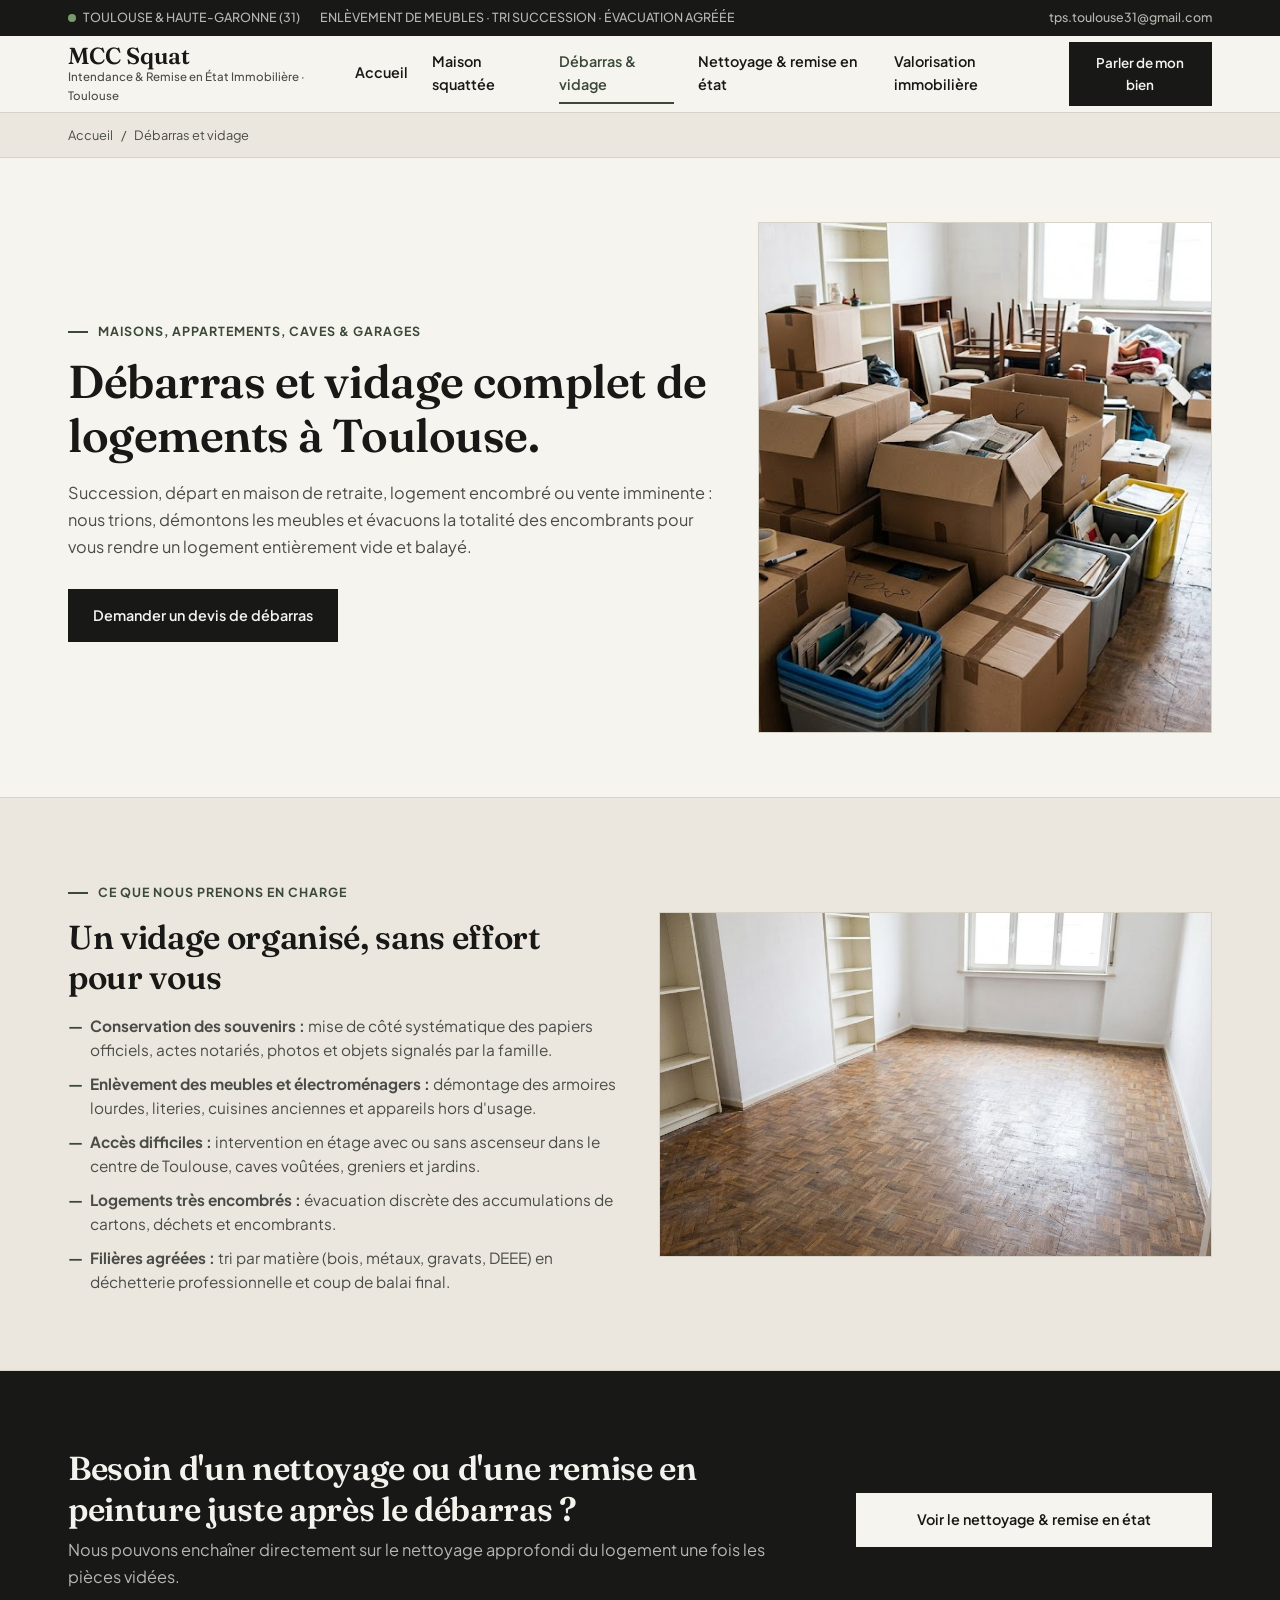
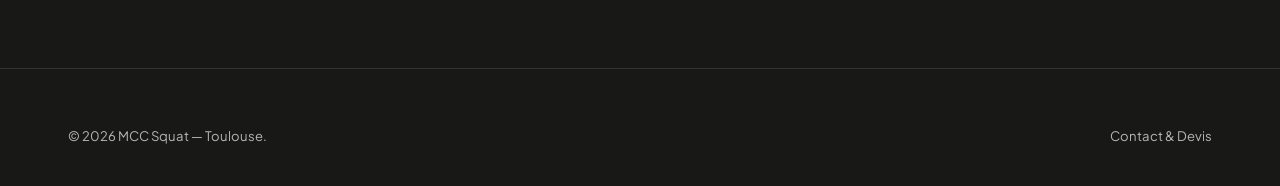
<file: debarras-vidage.html>
<!DOCTYPE html>
<html lang="fr">
<head>
  <meta charset="UTF-8">
  <meta name="viewport" content="width=device-width, initial-scale=1.0">
  <title>Débarras &amp; Vidage de Logements à Toulouse | Maison, Appartement, Succession</title>
  <meta name="description" content="Débarras et vidage de maisons, appartements, caves et garages à Toulouse : enlèvement des meubles, tri après succession et évacuation en déchetterie agréée.">
  <link rel="canonical" href="https://atelier-garona-toulouse.fr/debarras-vidage.html">
  <link rel="icon" type="image/png" sizes="32x32" href="assets/images/favicon-32x32.png">
  <link rel="apple-touch-icon" href="assets/images/apple-touch-icon.png">
  <link rel="stylesheet" href="assets/css/styles.css">
</head>
<body>
  <a href="#main-content" class="skip-link">Aller au contenu principal</a>

  <div class="topbar">
    <div class="container topbar-inner">
      <div class="topbar-meta">
        <span><span class="status-dot"></span>TOULOUSE &amp; HAUTE-GARONNE (31)</span>
        <span>ENLÈVEMENT DE MEUBLES · TRI SUCCESSION · ÉVACUATION AGRÉÉE</span>
      </div>
      <div class="topbar-meta">
        <a href="mailto:tps.toulouse31@gmail.com">tps.toulouse31@gmail.com</a>
      </div>
    </div>
  </div>

  <header class="site-header">
    <div class="container header-inner">
      <a href="index.html" class="brand">
        <span class="brand-title">MCC Squat</span>
        <span class="brand-subtitle">Intendance &amp; Remise en État Immobilière · Toulouse</span>
      </a>
      <button class="nav-toggle" type="button" aria-expanded="false" aria-controls="primary-navigation">Menu</button>
      <nav id="primary-navigation" class="main-nav" aria-label="Navigation principale">
        <a href="index.html" class="nav-link">Accueil</a>
        <a href="maison-squattee.html" class="nav-link">Maison squattée</a>
        <a href="debarras-vidage.html" class="nav-link" aria-current="page">Débarras &amp; vidage</a>
        <a href="nettoyage-remise-en-etat.html" class="nav-link">Nettoyage &amp; remise en état</a>
        <a href="valorisation-immobiliere.html" class="nav-link">Valorisation immobilière</a>
        <a href="contact-devis.html" class="btn btn-primary btn-sm">Parler de mon bien</a>
      </nav>
    </div>
  </header>

  <nav class="breadcrumb-bar" aria-label="Fil d'Ariane">
    <div class="container">
      <ol class="breadcrumb-list">
        <li><a href="index.html">Accueil</a></li>
        <li aria-current="page">Débarras et vidage</li>
      </ol>
    </div>
  </nav>

  <main id="main-content">
    <section class="hero-editorial">
      <div class="container">
        <div class="grid-12" style="align-items: center;">
          <div class="col-7">
            <span class="eyebrow">Maisons, appartements, caves &amp; garages</span>
            <h1>Débarras et vidage complet de logements à Toulouse.</h1>
            <p class="lead" style="margin-top: 1rem;">
              Succession, départ en maison de retraite, logement encombré ou vente imminente : nous trions, démontons les meubles et évacuons la totalité des encombrants pour vous rendre un logement entièrement vide et balayé.
            </p>
            <div style="display: flex; flex-wrap: wrap; gap: 1rem; margin-top: 1.75rem;">
              <a href="contact-devis.html?motif=debarras-vidage" class="btn btn-primary">Demander un devis de débarras</a>
            </div>
          </div>

          <div class="col-5">
            <figure class="photo-frame aspect-tall">
              <img src="assets/images/cartons.jpeg" alt="Cartons d'emballage et de tri pour le vidage d'un logement" width="1000" height="1125">
              <figcaption class="photo-caption">
                <span>Illustration</span>
                <span>Tri méthodique, mise en cartons et évacuation</span>
              </figcaption>
            </figure>
          </div>
        </div>
      </div>
    </section>

    <section class="section section-stone">
      <div class="container">
        <div class="grid-12" style="align-items: center;">
          <div class="col-6">
            <span class="eyebrow">Ce que nous prenons en charge</span>
            <h2>Un vidage organisé, sans effort pour vous</h2>
            <ul class="clean-list" style="margin-top: 1rem;">
              <li><strong>Conservation des souvenirs :</strong> mise de côté systématique des papiers officiels, actes notariés, photos et objets signalés par la famille.</li>
              <li><strong>Enlèvement des meubles et électroménagers :</strong> démontage des armoires lourdes, literies, cuisines anciennes et appareils hors d'usage.</li>
              <li><strong>Accès difficiles :</strong> intervention en étage avec ou sans ascenseur dans le centre de Toulouse, caves voûtées, greniers et jardins.</li>
              <li><strong>Logements très encombrés :</strong> évacuation discrète des accumulations de cartons, déchets et encombrants.</li>
              <li><strong>Filières agréées :</strong> tri par matière (bois, métaux, gravats, DEEE) en déchetterie professionnelle et coup de balai final.</li>
            </ul>
          </div>

          <div class="col-6">
            <figure class="photo-frame aspect-wide">
              <img src="assets/images/piece-vide.jpeg" alt="Pièce entièrement vidée prête pour la suite des opérations" width="1000" height="625" loading="lazy">
              <figcaption class="photo-caption">
                <span>Illustration</span>
                <span>Pièce intégralement libérée pour travaux ou vente</span>
              </figcaption>
            </figure>
          </div>
        </div>
      </div>
    </section>

    <section class="section section-dark">
      <div class="container">
        <div class="grid-12" style="align-items: center;">
          <div class="col-8">
            <h2>Besoin d'un nettoyage ou d'une remise en peinture juste après le débarras ?</h2>
            <p class="lead" style="margin-top: 0.5rem;">
              Nous pouvons enchaîner directement sur le nettoyage approfondi du logement une fois les pièces vidées.
            </p>
          </div>
          <div class="col-4">
            <a href="nettoyage-remise-en-etat.html" class="btn btn-primary" style="width: 100%;">Voir le nettoyage &amp; remise en état</a>
          </div>
        </div>
      </div>
    </section>
  </main>

  <footer class="site-footer">
    <div class="container">
      <div class="footer-bottom" style="padding-top: 0;">
        <span>&copy; 2026 MCC Squat — Toulouse.</span>
        <a href="contact-devis.html">Contact &amp; Devis</a>
      </div>
    </div>
  </footer>
  <script src="assets/js/site-config.js"></script>
  <script src="assets/js/main.js"></script>
</body>
</html>
</file>
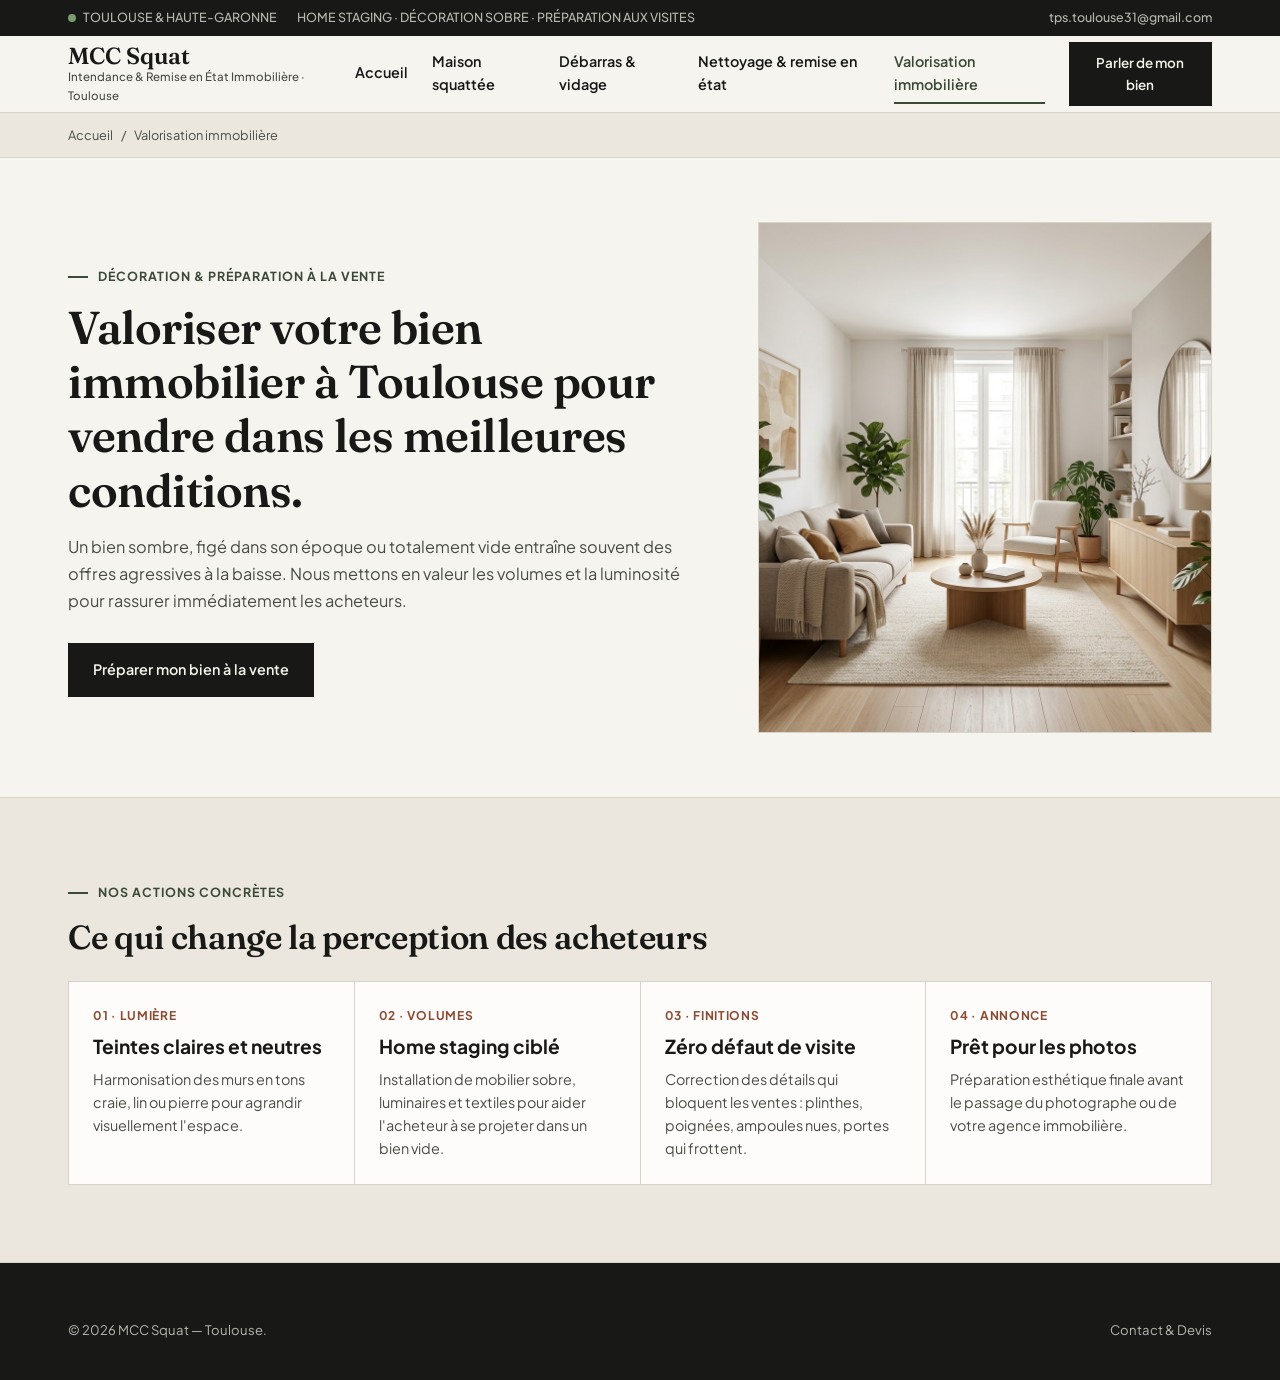
<file: valorisation-immobiliere.html>
<!DOCTYPE html>
<html lang="fr">
<head>
  <meta charset="UTF-8">
  <meta name="viewport" content="width=device-width, initial-scale=1.0">
  <title>Valorisation Immobilière &amp; Home Staging à Toulouse | Préparation Vente</title>
  <meta name="description" content="Décoration, home staging et préparation des biens immobiliers à la vente à Toulouse pour déclencher le coup de cœur et éviter les négociations à la baisse.">
  <link rel="canonical" href="https://atelier-garona-toulouse.fr/valorisation-immobiliere.html">
  <link rel="icon" type="image/png" sizes="32x32" href="assets/images/favicon-32x32.png">
  <link rel="apple-touch-icon" href="assets/images/apple-touch-icon.png">
  <link rel="stylesheet" href="assets/css/styles.css">
</head>
<body>
  <a href="#main-content" class="skip-link">Aller au contenu principal</a>

  <div class="topbar">
    <div class="container topbar-inner">
      <div class="topbar-meta">
        <span><span class="status-dot"></span>TOULOUSE &amp; HAUTE-GARONNE</span>
        <span>HOME STAGING · DÉCORATION SOBRE · PRÉPARATION AUX VISITES</span>
      </div>
      <div class="topbar-meta">
        <a href="mailto:tps.toulouse31@gmail.com">tps.toulouse31@gmail.com</a>
      </div>
    </div>
  </div>

  <header class="site-header">
    <div class="container header-inner">
      <a href="index.html" class="brand">
        <span class="brand-title">MCC Squat</span>
        <span class="brand-subtitle">Intendance &amp; Remise en État Immobilière · Toulouse</span>
      </a>
      <button class="nav-toggle" type="button" aria-expanded="false" aria-controls="primary-navigation">Menu</button>
      <nav id="primary-navigation" class="main-nav" aria-label="Navigation principale">
        <a href="index.html" class="nav-link">Accueil</a>
        <a href="maison-squattee.html" class="nav-link">Maison squattée</a>
        <a href="debarras-vidage.html" class="nav-link">Débarras &amp; vidage</a>
        <a href="nettoyage-remise-en-etat.html" class="nav-link">Nettoyage &amp; remise en état</a>
        <a href="valorisation-immobiliere.html" class="nav-link" aria-current="page">Valorisation immobilière</a>
        <a href="contact-devis.html" class="btn btn-primary btn-sm">Parler de mon bien</a>
      </nav>
    </div>
  </header>

  <nav class="breadcrumb-bar" aria-label="Fil d'Ariane">
    <div class="container">
      <ol class="breadcrumb-list">
        <li><a href="index.html">Accueil</a></li>
        <li aria-current="page">Valorisation immobilière</li>
      </ol>
    </div>
  </nav>

  <main id="main-content">
    <section class="hero-editorial">
      <div class="container">
        <div class="grid-12" style="align-items: center;">
          <div class="col-7">
            <span class="eyebrow">Décoration &amp; Préparation à la vente</span>
            <h1>Valoriser votre bien immobilier à Toulouse pour vendre dans les meilleures conditions.</h1>
            <p class="lead" style="margin-top: 1rem;">
              Un bien sombre, figé dans son époque ou totalement vide entraîne souvent des offres agressives à la baisse. Nous mettons en valeur les volumes et la luminosité pour rassurer immédiatement les acheteurs.
            </p>
            <div style="display: flex; flex-wrap: wrap; gap: 1rem; margin-top: 1.75rem;">
              <a href="contact-devis.html?motif=valorisation-immobiliere" class="btn btn-primary">Préparer mon bien à la vente</a>
            </div>
          </div>

          <div class="col-5">
            <figure class="photo-frame aspect-tall">
              <img src="assets/images/salon.jpeg" alt="Salon lumineux décoré avec sobriété dans des tons naturels pour une vente immobilière" width="1000" height="1125">
              <figcaption class="photo-caption">
                <span>Illustration</span>
                <span>Mise en scène sobre et lumineuse avant visites</span>
              </figcaption>
            </figure>
          </div>
        </div>
      </div>
    </section>

    <section class="section section-stone">
      <div class="container">
        <span class="eyebrow">Nos actions concrètes</span>
        <h2 style="margin-bottom: 1.5rem;">Ce qui change la perception des acheteurs</h2>

        <div class="spec-grid">
          <div class="spec-item" style="background: var(--bg-paper);">
            <span class="spec-label">01 · Lumière</span>
            <h3>Teintes claires et neutres</h3>
            <p style="color: var(--text-muted); font-size: 0.9rem; margin-top: 0.5rem;">
              Harmonisation des murs en tons craie, lin ou pierre pour agrandir visuellement l'espace.
            </p>
          </div>

          <div class="spec-item" style="background: var(--bg-paper);">
            <span class="spec-label">02 · Volumes</span>
            <h3>Home staging ciblé</h3>
            <p style="color: var(--text-muted); font-size: 0.9rem; margin-top: 0.5rem;">
              Installation de mobilier sobre, luminaires et textiles pour aider l'acheteur à se projeter dans un bien vide.
            </p>
          </div>

          <div class="spec-item" style="background: var(--bg-paper);">
            <span class="spec-label">03 · Finitions</span>
            <h3>Zéro défaut de visite</h3>
            <p style="color: var(--text-muted); font-size: 0.9rem; margin-top: 0.5rem;">
              Correction des détails qui bloquent les ventes : plinthes, poignées, ampoules nues, portes qui frottent.
            </p>
          </div>

          <div class="spec-item" style="background: var(--bg-paper);">
            <span class="spec-label">04 · Annonce</span>
            <h3>Prêt pour les photos</h3>
            <p style="color: var(--text-muted); font-size: 0.9rem; margin-top: 0.5rem;">
              Préparation esthétique finale avant le passage du photographe ou de votre agence immobilière.
            </p>
          </div>
        </div>
      </div>
    </section>
  </main>

  <footer class="site-footer">
    <div class="container">
      <div class="footer-bottom" style="padding-top: 0;">
        <span>&copy; 2026 MCC Squat — Toulouse.</span>
        <a href="contact-devis.html">Contact &amp; Devis</a>
      </div>
    </div>
  </footer>
  <script src="assets/js/site-config.js"></script>
  <script src="assets/js/main.js"></script>
</body>
</html>
</file>
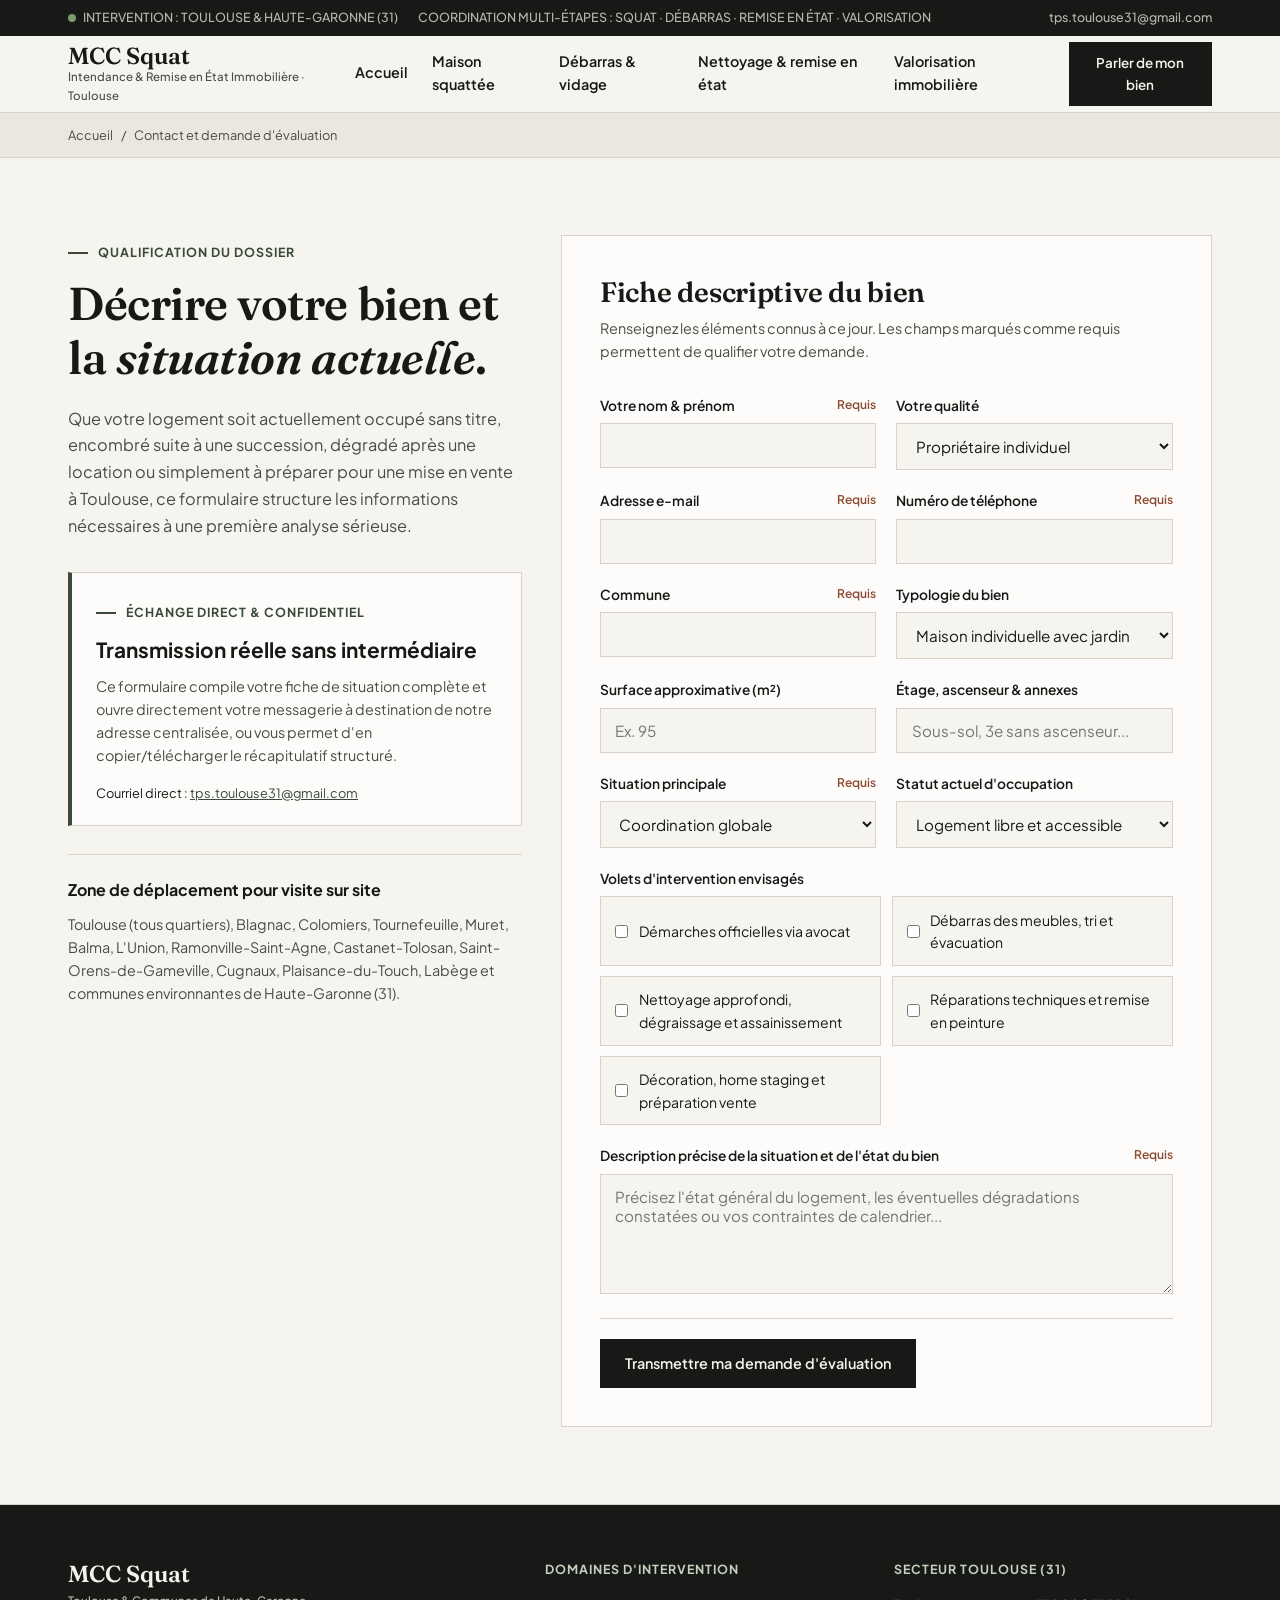
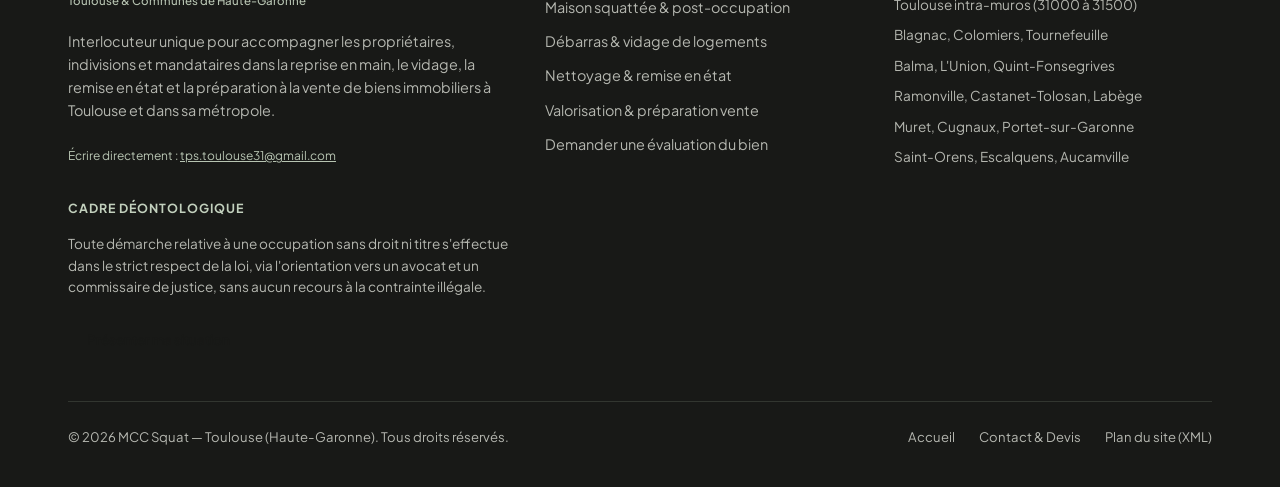
<file: atelier-garona-toulouse/contact-devis.html>
<!DOCTYPE html>
<html lang="fr">
<head>
  <meta charset="UTF-8">
  <meta name="viewport" content="width=device-width, initial-scale=1.0">
  <title>Contact &amp; Devis à Toulouse | Évaluation de Bien Immobilier, Squat, Débarras &amp; Remise en État</title>
  <meta name="description" content="Contactez MCC Squat à Toulouse pour décrire votre bien immobilier et votre situation : maison squattée, débarras, nettoyage approfondi, remise en état ou préparation à la vente.">
  <link rel="canonical" href="https://atelier-garona-toulouse.fr/contact-devis.html">
  <meta property="og:title" content="Contact &amp; Devis — Parler de mon bien à Toulouse | MCC Squat">
  <meta property="og:description" content="Formulaire de qualification immobilière pour évaluer votre situation à Toulouse et en Haute-Garonne.">
  <meta property="og:type" content="website">
  <link rel="stylesheet" href="assets/css/styles.css">
</head>
<body>
  <a href="#main-content" class="skip-link">Aller au contenu principal</a>

  <div class="topbar">
    <div class="container topbar-inner">
      <div class="topbar-meta">
        <span><span class="status-dot" aria-hidden="true"></span>INTERVENTION : TOULOUSE &amp; HAUTE-GARONNE (31)</span>
        <span>COORDINATION MULTI-ÉTAPES : SQUAT · DÉBARRAS · REMISE EN ÉTAT · VALORISATION</span>
      </div>
      <div class="topbar-meta">
        <a href="mailto:tps.toulouse31@gmail.com" data-config="contact-email">tps.toulouse31@gmail.com</a>
      </div>
    </div>
  </div>

  <header class="site-header" role="banner">
    <div class="container header-inner">
      <a href="index.html" class="brand" aria-label="MCC Squat — Retour à l'accueil">
        <span class="brand-title" data-config="company-name">MCC Squat</span>
        <span class="brand-subtitle">Intendance &amp; Remise en État Immobilière · Toulouse</span>
      </a>

      <button class="nav-toggle" type="button" aria-expanded="false" aria-controls="primary-navigation">
        Menu
      </button>

      <nav id="primary-navigation" class="main-nav" aria-label="Navigation principale">
        <a href="index.html" class="nav-link">Accueil</a>
          <a href="maison-squattee.html" class="nav-link">Maison squattée</a>
          <a href="debarras-vidage.html" class="nav-link">Débarras & vidage</a>
          <a href="nettoyage-remise-en-etat.html" class="nav-link">Nettoyage & remise en état</a>
          <a href="valorisation-immobiliere.html" class="nav-link">Valorisation immobilière</a>
          <a href="contact-devis.html" class="btn btn-primary btn-sm" aria-current="page">Parler de mon bien</a>
      </nav>
    </div>
  </header>

  <nav class="breadcrumb-bar" aria-label="Fil d'Ariane">
    <div class="container">
      <ol class="breadcrumb-list">
        <li><a href="index.html">Accueil</a></li>
        <li aria-current="page">Contact et demande d'évaluation</li>
      </ol>
    </div>
  </nav>

  <main id="main-content">
    <section class="section">
      <div class="container">
        <div class="grid-12" style="align-items: start;">
          <div class="col-5">
            <span class="eyebrow">Qualification du dossier</span>
            <h1>Décrire votre bien et la <em>situation actuelle</em>.</h1>
            <p class="lead" style="margin-top: 1.25rem; margin-bottom: 2rem;">
              Que votre logement soit actuellement occupé sans titre, encombré suite à une succession, dégradé après une location ou simplement à préparer pour une mise en vente à Toulouse, ce formulaire structure les informations nécessaires à une première analyse sérieuse.
            </p>

            <div class="legal-callout" style="margin-bottom: 1.75rem;">
              <span class="eyebrow">Échange direct &amp; confidentiel</span>
              <h3 style="font-size: 1.3rem; margin-bottom: 0.65rem;">Transmission réelle sans intermédiaire</h3>
              <p style="color: var(--text-muted); font-size: 0.9rem; margin-bottom: 1rem;">
                Ce formulaire compile votre fiche de situation complète et ouvre directement votre messagerie à destination de notre adresse centralisée, ou vous permet d'en copier/télécharger le récapitulatif structuré.
              </p>
              <p style="font-family: var(--font-mono); font-size: 0.8rem;">
                Courriel direct : <a href="mailto:tps.toulouse31@gmail.com" style="text-decoration: underline; color: var(--accent-olive);" data-config="contact-email">tps.toulouse31@gmail.com</a>
              </p>
            </div>

            <div style="border-top: 1px solid var(--border-hairline); padding-top: 1.5rem;">
              <h4 style="margin-bottom: 0.75rem;">Zone de déplacement pour visite sur site</h4>
              <p style="color: var(--text-muted); font-size: 0.9rem;">
                Toulouse (tous quartiers), Blagnac, Colomiers, Tournefeuille, Muret, Balma, L'Union, Ramonville-Saint-Agne, Castanet-Tolosan, Saint-Orens-de-Gameville, Cugnaux, Plaisance-du-Touch, Labège et communes environnantes de Haute-Garonne (31).
              </p>
            </div>
          </div>

          <div class="col-7">
            <form id="diagnostic-form" class="form-architectural" aria-label="Formulaire de description du bien et de la situation">
              <h2 style="font-size: 1.75rem; margin-bottom: 0.5rem;">Fiche descriptive du bien</h2>
              <p style="color: var(--text-muted); font-size: 0.9rem; margin-bottom: 2rem;">
                Renseignez les éléments connus à ce jour. Les champs marqués comme requis permettent de qualifier votre demande.
              </p>

              <div class="form-grid">
                <div class="form-group">
                  <label class="form-label" for="nom">
                    <span>Votre nom &amp; prénom</span>
                    <span class="form-required">Requis</span>
                  </label>
                  <input class="form-control" type="text" id="nom" name="nom" required autocomplete="name">
                </div>

                <div class="form-group">
                  <label class="form-label" for="qualite">
                    <span>Votre qualité</span>
                  </label>
                  <select class="form-control" id="qualite" name="qualite">
                    <option value="Propriétaire individuel">Propriétaire individuel</option>
                    <option value="Membre d'une indivision / Héritier">Membre d'une indivision / Héritier</option>
                    <option value="Notaire / Clerc de notaire">Notaire / Clerc de notaire</option>
                    <option value="Avocat / Commissaire de justice">Avocat / Commissaire de justice</option>
                    <option value="Mandataire / Agence immobilière">Mandataire / Agence immobilière</option>
                  </select>
                </div>

                <div class="form-group">
                  <label class="form-label" for="email">
                    <span>Adresse e-mail</span>
                    <span class="form-required">Requis</span>
                  </label>
                  <input class="form-control" type="email" id="email" name="email" required autocomplete="email">
                </div>

                <div class="form-group">
                  <label class="form-label" for="telephone">
                    <span>Numéro de téléphone</span>
                    <span class="form-required">Requis</span>
                  </label>
                  <input class="form-control" type="tel" id="telephone" name="telephone" required autocomplete="tel">
                </div>

                <div class="form-group">
                  <label class="form-label" for="commune">
                    <span>Commune</span>
                    <span class="form-required">Requis</span>
                  </label>
                  <input class="form-control" type="text" id="commune" name="commune" required>
                </div>

                <div class="form-group">
                  <label class="form-label" for="type-bien">
                    <span>Typologie du bien</span>
                  </label>
                  <select class="form-control" id="type-bien" name="type_bien">
                    <option value="Maison individuelle avec jardin">Maison individuelle avec jardin</option>
                    <option value="Maison de ville / Toulousaine">Maison de ville / Toulousaine</option>
                    <option value="Appartement">Appartement</option>
                    <option value="Immeuble entier / Local mixte">Immeuble entier / Local mixte</option>
                    <option value="Dépendance / Cave / Garage seul">Dépendance / Cave / Garage seul</option>
                  </select>
                </div>

                <div class="form-group">
                  <label class="form-label" for="surface">
                    <span>Surface approximative (m²)</span>
                  </label>
                  <input class="form-control" type="number" id="surface" name="surface" min="5" max="2000" placeholder="Ex. 95">
                </div>

                <div class="form-group">
                  <label class="form-label" for="acces">
                    <span>Étage, ascenseur &amp; annexes</span>
                  </label>
                  <input class="form-control" type="text" id="acces" name="acces" placeholder="Sous-sol, 3e sans ascenseur...">
                </div>

                <div class="form-group">
                  <label class="form-label" for="situation-principale">
                    <span>Situation principale</span>
                    <span class="form-required">Requis</span>
                  </label>
                  <select class="form-control" id="situation-principale" name="situation" required>
                    <option value="Coordination globale">Coordination globale</option>
                    <option value="maison-squattee">Maison squattée</option>
                    <option value="debarras-vidage">Débarras et vidage de logement / succession</option>
                    <option value="nettoyage-remise-en-etat">Nettoyage approfondi et remise en état</option>
                    <option value="valorisation-immobiliere">Valorisation immobilière et préparation à la vente</option>
                  </select>
                </div>

                <div class="form-group">
                  <label class="form-label" for="statut-occupation">
                    <span>Statut actuel d'occupation</span>
                  </label>
                  <select class="form-control" id="statut-occupation" name="statut_occupation">
                    <option value="Logement libre et accessible">Logement libre et accessible</option>
                    <option value="Logement récupéré légalement après squat">Logement récupéré légalement après squat</option>
                    <option value="Logement actuellement squatté">Logement actuellement squatté</option>
                    <option value="Succession en cours">Succession en cours</option>
                  </select>
                </div>

                <div class="form-group form-group-full">
                  <span class="form-label">Volets d'intervention envisagés</span>
                  <div class="checkbox-grid">
                    <label class="checkbox-tile">
                      <input type="checkbox" name="prestations" value="Orientation avocat">
                      <span>Démarches officielles via avocat</span>
                    </label>

                    <label class="checkbox-tile">
                      <input type="checkbox" name="prestations" value="Débarras et vidage intégral">
                      <span>Débarras des meubles, tri et évacuation</span>
                    </label>
                    <label class="checkbox-tile">
                      <input type="checkbox" name="prestations" value="Nettoyage approfondi et désinfection">
                      <span>Nettoyage approfondi, dégraissage et assainissement</span>
                    </label>
                    <label class="checkbox-tile">
                      <input type="checkbox" name="prestations" value="Travaux de remise en état et peintures">
                      <span>Réparations techniques et remise en peinture</span>
                    </label>
                    <label class="checkbox-tile">
                      <input type="checkbox" name="prestations" value="Valorisation immobilière / Home staging">
                      <span>Décoration, home staging et préparation vente</span>
                    </label>
                  </div>
                </div>

                <div class="form-group form-group-full">
                  <label class="form-label" for="description">
                    <span>Description précise de la situation et de l'état du bien</span>
                    <span class="form-required">Requis</span>
                  </label>
                  <textarea class="form-control" id="description" name="description" required placeholder="Précisez l'état général du logement, les éventuelles dégradations constatées ou vos contraintes de calendrier..."></textarea>
                </div>
              </div>

              <div class="form-actions-bar">
                <button type="submit" class="btn btn-primary">Transmettre ma demande d'évaluation</button>
              </div>

              <!-- PANNEAU DE CONTRÔLE RÉEL DU DOSSIER (SANS SIMULATION FICTIVE) -->
              <div id="dossier-preview-panel" class="dossier-preview-panel" role="region" aria-live="polite">
                <h3 style="font-size: 1.25rem; margin-bottom: 0.35rem;">Votre fiche d'évaluation est prête à être transmise</h3>
                <p style="font-size: 0.88rem; color: var(--text-muted);">
                  Votre application de messagerie s'est ouverte avec ce récapitulatif. Si vous utilisez un webmail sur navigateur, vous pouvez également copier ce dossier en un clic ou le télécharger :
                </p>
                <pre id="dossier-pre-content" class="dossier-pre"></pre>
                <div style="display: flex; flex-wrap: wrap; gap: 0.75rem;">
                  <a id="direct-mailto-trigger" href="mailto:tps.toulouse31@gmail.com" class="btn btn-primary btn-sm">Ouvrir dans ma messagerie</a>
                  <button type="button" id="copy-dossier-btn" class="btn btn-secondary btn-sm">Copier le récapitulatif</button>
                  <button type="button" id="download-dossier-btn" class="btn btn-secondary btn-sm">Télécharger en .txt</button>
                </div>
              </div>
            </form>
          </div>
        </div>
      </div>
    </section>
  </main>

  <footer class="site-footer" role="contentinfo">
    <div class="container">
      <div class="footer-grid">
        <div>
          <p class="brand-title" style="color: var(--text-on-dark); margin-bottom: 0.35rem;" data-config="company-name">MCC Squat</p>
          <p class="brand-subtitle" style="color: #B7C4B2; margin-bottom: 1.25rem;">Toulouse &amp; Communes de Haute-Garonne</p>
          <p style="color: var(--text-on-dark-muted); font-size: 0.9rem; max-width: 42ch; margin-bottom: 1.5rem;">
            Interlocuteur unique pour accompagner les propriétaires, indivisions et mandataires dans la reprise en main, le vidage, la remise en état et la préparation à la vente de biens immobiliers à Toulouse et dans sa métropole.
          </p>
          <p style="font-family: var(--font-mono); font-size: 0.75rem; color: #B7C4B2;">
            Écrire directement : <a href="mailto:tps.toulouse31@gmail.com" style="text-decoration: underline;" data-config="contact-email">tps.toulouse31@gmail.com</a>
          </p>
        </div>

        <div>
          <h3 class="footer-heading">Domaines d'intervention</h3>
          <ul class="footer-links">
            <li><a href="maison-squattee.html">Maison squattée &amp; post-occupation</a></li>
            <li><a href="debarras-vidage.html">Débarras &amp; vidage de logements</a></li>
            <li><a href="nettoyage-remise-en-etat.html">Nettoyage &amp; remise en état</a></li>
            <li><a href="valorisation-immobiliere.html">Valorisation &amp; préparation vente</a></li>
            <li><a href="contact-devis.html">Demander une évaluation du bien</a></li>
          </ul>
        </div>

        <div>
          <h3 class="footer-heading">Secteur Toulouse (31)</h3>
          <ul class="footer-links" style="font-size: 0.85rem; color: var(--text-on-dark-muted);">
            <li>Toulouse intra-muros (31000 à 31500)</li>
            <li>Blagnac, Colomiers, Tournefeuille</li>
            <li>Balma, L'Union, Quint-Fonsegrives</li>
            <li>Ramonville, Castanet-Tolosan, Labège</li>
            <li>Muret, Cugnaux, Portet-sur-Garonne</li>
            <li>Saint-Orens, Escalquens, Aucamville</li>
          </ul>
        </div>

        <div>
          <h3 class="footer-heading">Cadre déontologique</h3>
          <p style="color: var(--text-on-dark-muted); font-size: 0.85rem; line-height: 1.6; margin-bottom: 1.25rem;">
            Toute démarche relative à une occupation sans droit ni titre s'effectue dans le strict respect de la loi, via l'orientation vers un avocat et un commissaire de justice, sans aucun recours à la contrainte illégale.
          </p>
          <a href="contact-devis.html" class="btn btn-secondary btn-sm">Présenter ma situation</a>
        </div>
      </div>

      <div class="footer-bottom">
        <div>
          <span>&copy; 2026 <span data-config="company-name">MCC Squat</span> — Toulouse (Haute-Garonne). Tous droits réservés.</span>
        </div>
        <div style="display: flex; gap: 1.5rem; flex-wrap: wrap;">
          <a href="index.html">Accueil</a>
          <a href="contact-devis.html">Contact &amp; Devis</a>
          <a href="sitemap.xml">Plan du site (XML)</a>
        </div>
      </div>
    </div>
  </footer>

  <script src="assets/js/site-config.js"></script>
  <script src="assets/js/main.js"></script>
</body>
</html>
</file>
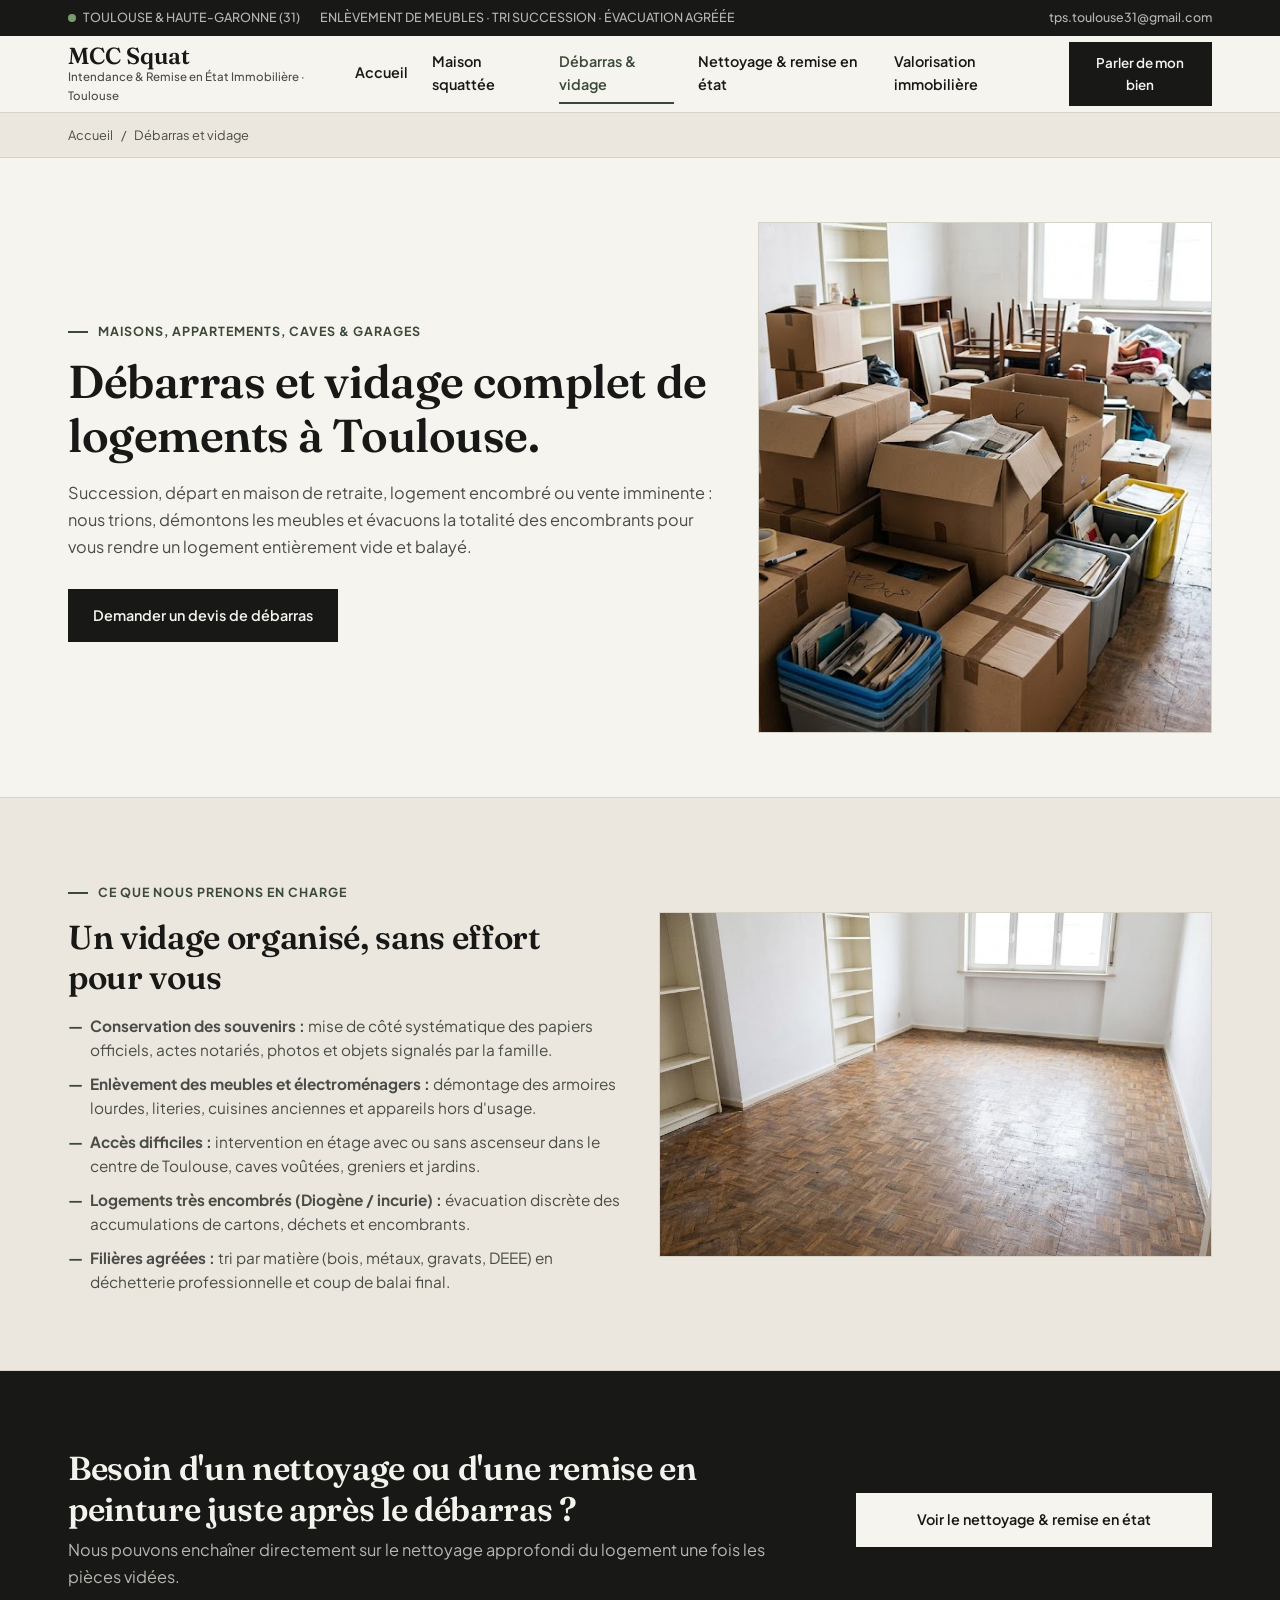
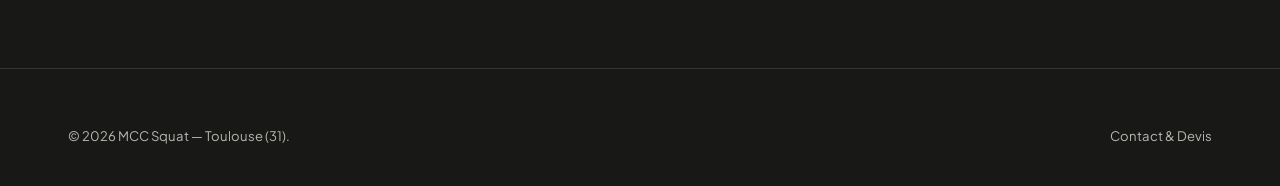
<file: atelier-garona-toulouse/debarras-vidage.html>
<!DOCTYPE html>
<html lang="fr">
<head>
  <meta charset="UTF-8">
  <meta name="viewport" content="width=device-width, initial-scale=1.0">
  <title>Débarras &amp; Vidage de Logements à Toulouse | Maison, Appartement, Succession</title>
  <meta name="description" content="Débarras et vidage de maisons, appartements, caves et garages à Toulouse : enlèvement des meubles, tri après succession et évacuation en déchetterie agréée.">
  <link rel="canonical" href="https://atelier-garona-toulouse.fr/debarras-vidage.html">
  <link rel="stylesheet" href="assets/css/styles.css">
</head>
<body>
  <a href="#main-content" class="skip-link">Aller au contenu principal</a>

  <div class="topbar">
    <div class="container topbar-inner">
      <div class="topbar-meta">
        <span><span class="status-dot"></span>TOULOUSE &amp; HAUTE-GARONNE (31)</span>
        <span>ENLÈVEMENT DE MEUBLES · TRI SUCCESSION · ÉVACUATION AGRÉÉE</span>
      </div>
      <div class="topbar-meta">
        <a href="mailto:tps.toulouse31@gmail.com">tps.toulouse31@gmail.com</a>
      </div>
    </div>
  </div>

  <header class="site-header">
    <div class="container header-inner">
      <a href="index.html" class="brand">
        <span class="brand-title">MCC Squat</span>
        <span class="brand-subtitle">Intendance &amp; Remise en État Immobilière · Toulouse</span>
      </a>
      <button class="nav-toggle" type="button" aria-expanded="false" aria-controls="primary-navigation">Menu</button>
      <nav id="primary-navigation" class="main-nav" aria-label="Navigation principale">
        <a href="index.html" class="nav-link">Accueil</a>
        <a href="maison-squattee.html" class="nav-link">Maison squattée</a>
        <a href="debarras-vidage.html" class="nav-link" aria-current="page">Débarras &amp; vidage</a>
        <a href="nettoyage-remise-en-etat.html" class="nav-link">Nettoyage &amp; remise en état</a>
        <a href="valorisation-immobiliere.html" class="nav-link">Valorisation immobilière</a>
        <a href="contact-devis.html" class="btn btn-primary btn-sm">Parler de mon bien</a>
      </nav>
    </div>
  </header>

  <nav class="breadcrumb-bar" aria-label="Fil d'Ariane">
    <div class="container">
      <ol class="breadcrumb-list">
        <li><a href="index.html">Accueil</a></li>
        <li aria-current="page">Débarras et vidage</li>
      </ol>
    </div>
  </nav>

  <main id="main-content">
    <section class="hero-editorial">
      <div class="container">
        <div class="grid-12" style="align-items: center;">
          <div class="col-7">
            <span class="eyebrow">Maisons, appartements, caves &amp; garages</span>
            <h1>Débarras et vidage complet de logements à Toulouse.</h1>
            <p class="lead" style="margin-top: 1rem;">
              Succession, départ en maison de retraite, logement encombré ou vente imminente : nous trions, démontons les meubles et évacuons la totalité des encombrants pour vous rendre un logement entièrement vide et balayé.
            </p>
            <div style="display: flex; flex-wrap: wrap; gap: 1rem; margin-top: 1.75rem;">
              <a href="contact-devis.html?motif=debarras-vidage" class="btn btn-primary">Demander un devis de débarras</a>
            </div>
          </div>

          <div class="col-5">
            <figure class="photo-frame aspect-tall">
              <img src="assets/images/cartons.jpeg" alt="Cartons d'emballage et de tri pour le vidage d'un logement" width="1000" height="1125">
              <figcaption class="photo-caption">
                <span>Illustration</span>
                <span>Tri méthodique, mise en cartons et évacuation</span>
              </figcaption>
            </figure>
          </div>
        </div>
      </div>
    </section>

    <section class="section section-stone">
      <div class="container">
        <div class="grid-12" style="align-items: center;">
          <div class="col-6">
            <span class="eyebrow">Ce que nous prenons en charge</span>
            <h2>Un vidage organisé, sans effort pour vous</h2>
            <ul class="clean-list" style="margin-top: 1rem;">
              <li><strong>Conservation des souvenirs :</strong> mise de côté systématique des papiers officiels, actes notariés, photos et objets signalés par la famille.</li>
              <li><strong>Enlèvement des meubles et électroménagers :</strong> démontage des armoires lourdes, literies, cuisines anciennes et appareils hors d'usage.</li>
              <li><strong>Accès difficiles :</strong> intervention en étage avec ou sans ascenseur dans le centre de Toulouse, caves voûtées, greniers et jardins.</li>
              <li><strong>Logements très encombrés (Diogène / incurie) :</strong> évacuation discrète des accumulations de cartons, déchets et encombrants.</li>
              <li><strong>Filières agréées :</strong> tri par matière (bois, métaux, gravats, DEEE) en déchetterie professionnelle et coup de balai final.</li>
            </ul>
          </div>

          <div class="col-6">
            <figure class="photo-frame aspect-wide">
              <img src="assets/images/piece-vide.jpeg" alt="Pièce entièrement vidée prête pour la suite des opérations" width="1000" height="625" loading="lazy">
              <figcaption class="photo-caption">
                <span>Illustration</span>
                <span>Pièce intégralement libérée pour travaux ou vente</span>
              </figcaption>
            </figure>
          </div>
        </div>
      </div>
    </section>

    <section class="section section-dark">
      <div class="container">
        <div class="grid-12" style="align-items: center;">
          <div class="col-8">
            <h2>Besoin d'un nettoyage ou d'une remise en peinture juste après le débarras ?</h2>
            <p class="lead" style="margin-top: 0.5rem;">
              Nous pouvons enchaîner directement sur le nettoyage approfondi du logement une fois les pièces vidées.
            </p>
          </div>
          <div class="col-4">
            <a href="nettoyage-remise-en-etat.html" class="btn btn-primary" style="width: 100%;">Voir le nettoyage &amp; remise en état</a>
          </div>
        </div>
      </div>
    </section>
  </main>

  <footer class="site-footer">
    <div class="container">
      <div class="footer-bottom" style="padding-top: 0;">
        <span>&copy; 2026 MCC Squat — Toulouse (31).</span>
        <a href="contact-devis.html">Contact &amp; Devis</a>
      </div>
    </div>
  </footer>
  <script src="assets/js/site-config.js"></script>
  <script src="assets/js/main.js"></script>
</body>
</html>
</file>
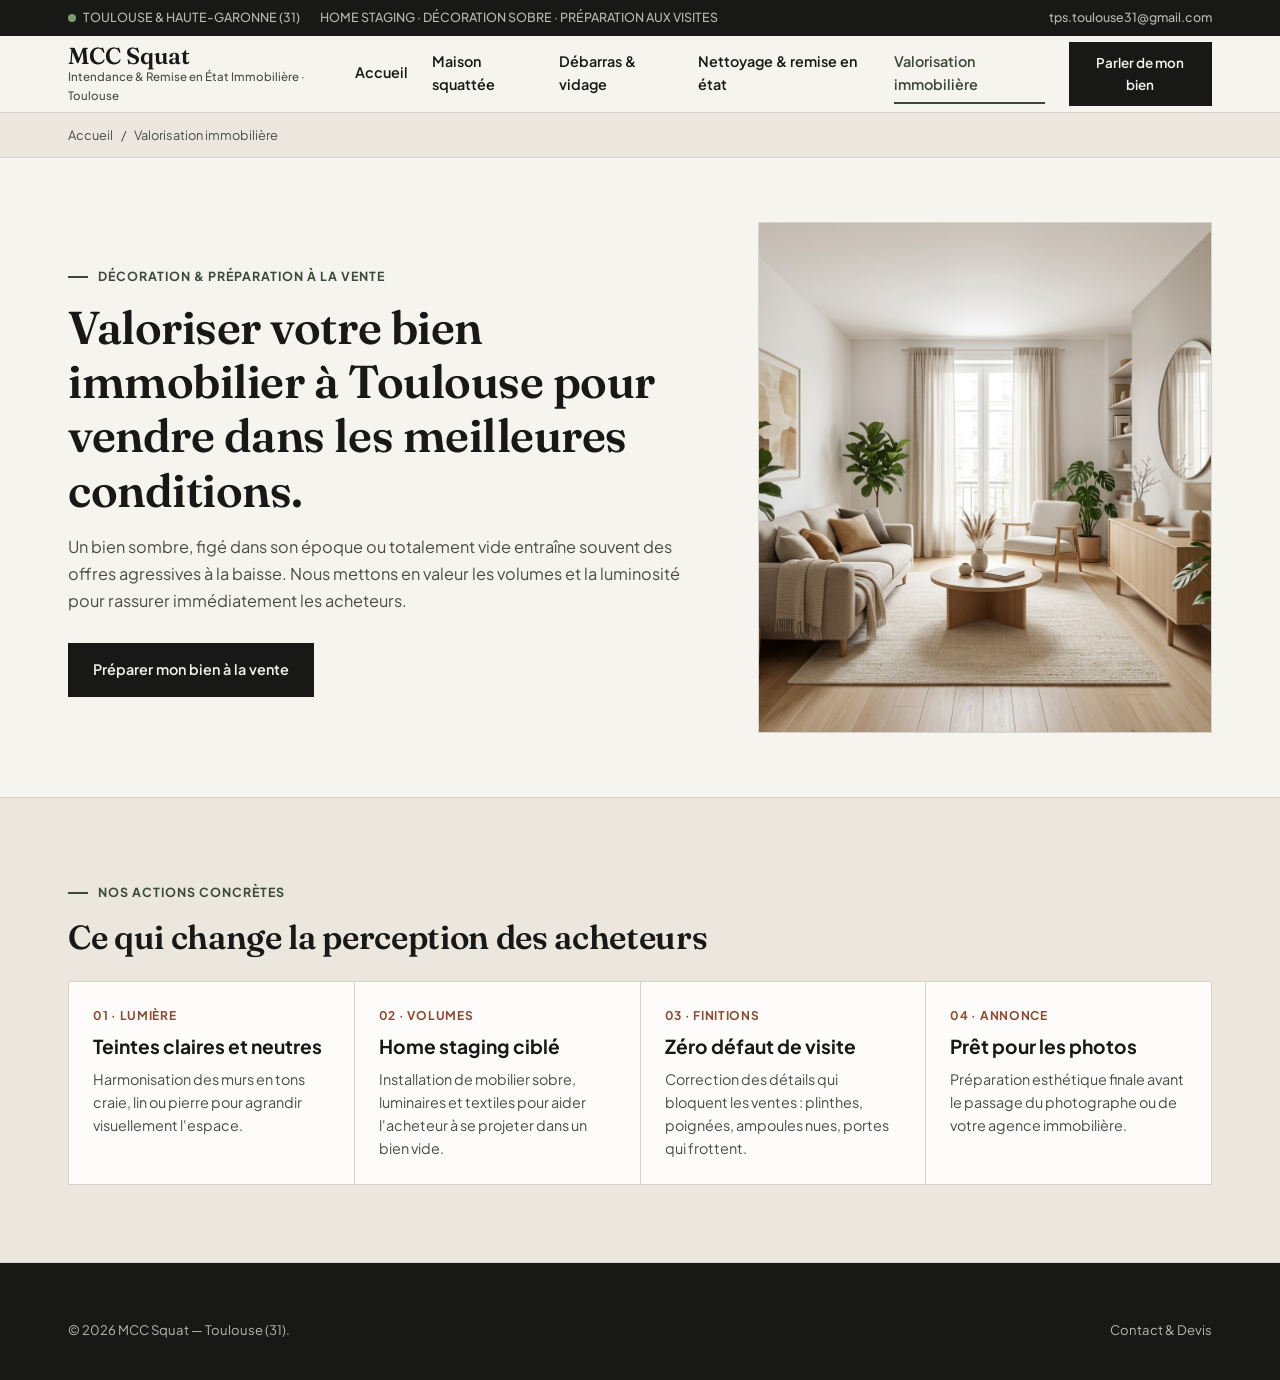
<file: atelier-garona-toulouse/valorisation-immobiliere.html>
<!DOCTYPE html>
<html lang="fr">
<head>
  <meta charset="UTF-8">
  <meta name="viewport" content="width=device-width, initial-scale=1.0">
  <title>Valorisation Immobilière &amp; Home Staging à Toulouse | Préparation Vente</title>
  <meta name="description" content="Décoration, home staging et préparation des biens immobiliers à la vente à Toulouse pour déclencher le coup de cœur et éviter les négociations à la baisse.">
  <link rel="canonical" href="https://atelier-garona-toulouse.fr/valorisation-immobiliere.html">
  <link rel="stylesheet" href="assets/css/styles.css">
</head>
<body>
  <a href="#main-content" class="skip-link">Aller au contenu principal</a>

  <div class="topbar">
    <div class="container topbar-inner">
      <div class="topbar-meta">
        <span><span class="status-dot"></span>TOULOUSE &amp; HAUTE-GARONNE (31)</span>
        <span>HOME STAGING · DÉCORATION SOBRE · PRÉPARATION AUX VISITES</span>
      </div>
      <div class="topbar-meta">
        <a href="mailto:tps.toulouse31@gmail.com">tps.toulouse31@gmail.com</a>
      </div>
    </div>
  </div>

  <header class="site-header">
    <div class="container header-inner">
      <a href="index.html" class="brand">
        <span class="brand-title">MCC Squat</span>
        <span class="brand-subtitle">Intendance &amp; Remise en État Immobilière · Toulouse</span>
      </a>
      <button class="nav-toggle" type="button" aria-expanded="false" aria-controls="primary-navigation">Menu</button>
      <nav id="primary-navigation" class="main-nav" aria-label="Navigation principale">
        <a href="index.html" class="nav-link">Accueil</a>
        <a href="maison-squattee.html" class="nav-link">Maison squattée</a>
        <a href="debarras-vidage.html" class="nav-link">Débarras &amp; vidage</a>
        <a href="nettoyage-remise-en-etat.html" class="nav-link">Nettoyage &amp; remise en état</a>
        <a href="valorisation-immobiliere.html" class="nav-link" aria-current="page">Valorisation immobilière</a>
        <a href="contact-devis.html" class="btn btn-primary btn-sm">Parler de mon bien</a>
      </nav>
    </div>
  </header>

  <nav class="breadcrumb-bar" aria-label="Fil d'Ariane">
    <div class="container">
      <ol class="breadcrumb-list">
        <li><a href="index.html">Accueil</a></li>
        <li aria-current="page">Valorisation immobilière</li>
      </ol>
    </div>
  </nav>

  <main id="main-content">
    <section class="hero-editorial">
      <div class="container">
        <div class="grid-12" style="align-items: center;">
          <div class="col-7">
            <span class="eyebrow">Décoration &amp; Préparation à la vente</span>
            <h1>Valoriser votre bien immobilier à Toulouse pour vendre dans les meilleures conditions.</h1>
            <p class="lead" style="margin-top: 1rem;">
              Un bien sombre, figé dans son époque ou totalement vide entraîne souvent des offres agressives à la baisse. Nous mettons en valeur les volumes et la luminosité pour rassurer immédiatement les acheteurs.
            </p>
            <div style="display: flex; flex-wrap: wrap; gap: 1rem; margin-top: 1.75rem;">
              <a href="contact-devis.html?motif=valorisation-immobiliere" class="btn btn-primary">Préparer mon bien à la vente</a>
            </div>
          </div>

          <div class="col-5">
            <figure class="photo-frame aspect-tall">
              <img src="assets/images/salon.jpeg" alt="Salon lumineux décoré avec sobriété dans des tons naturels pour une vente immobilière" width="1000" height="1125">
              <figcaption class="photo-caption">
                <span>Illustration</span>
                <span>Mise en scène sobre et lumineuse avant visites</span>
              </figcaption>
            </figure>
          </div>
        </div>
      </div>
    </section>

    <section class="section section-stone">
      <div class="container">
        <span class="eyebrow">Nos actions concrètes</span>
        <h2 style="margin-bottom: 1.5rem;">Ce qui change la perception des acheteurs</h2>

        <div class="spec-grid">
          <div class="spec-item" style="background: var(--bg-paper);">
            <span class="spec-label">01 · Lumière</span>
            <h3>Teintes claires et neutres</h3>
            <p style="color: var(--text-muted); font-size: 0.9rem; margin-top: 0.5rem;">
              Harmonisation des murs en tons craie, lin ou pierre pour agrandir visuellement l'espace.
            </p>
          </div>

          <div class="spec-item" style="background: var(--bg-paper);">
            <span class="spec-label">02 · Volumes</span>
            <h3>Home staging ciblé</h3>
            <p style="color: var(--text-muted); font-size: 0.9rem; margin-top: 0.5rem;">
              Installation de mobilier sobre, luminaires et textiles pour aider l'acheteur à se projeter dans un bien vide.
            </p>
          </div>

          <div class="spec-item" style="background: var(--bg-paper);">
            <span class="spec-label">03 · Finitions</span>
            <h3>Zéro défaut de visite</h3>
            <p style="color: var(--text-muted); font-size: 0.9rem; margin-top: 0.5rem;">
              Correction des détails qui bloquent les ventes : plinthes, poignées, ampoules nues, portes qui frottent.
            </p>
          </div>

          <div class="spec-item" style="background: var(--bg-paper);">
            <span class="spec-label">04 · Annonce</span>
            <h3>Prêt pour les photos</h3>
            <p style="color: var(--text-muted); font-size: 0.9rem; margin-top: 0.5rem;">
              Préparation esthétique finale avant le passage du photographe ou de votre agence immobilière.
            </p>
          </div>
        </div>
      </div>
    </section>
  </main>

  <footer class="site-footer">
    <div class="container">
      <div class="footer-bottom" style="padding-top: 0;">
        <span>&copy; 2026 MCC Squat — Toulouse (31).</span>
        <a href="contact-devis.html">Contact &amp; Devis</a>
      </div>
    </div>
  </footer>
  <script src="assets/js/site-config.js"></script>
  <script src="assets/js/main.js"></script>
</body>
</html>
</file>
<file: assets/css/styles.css>
/* ==========================================================================
   MCC Squat — FEUILLE DE STYLE HAUTE LISIBILITÉ
   Palette : Ivoire (#F6F4EF), Pierre (#EBE7DE), Anthracite (#181917),
             Vert Olive (#3B4938), Terre de Garonne (#8C4A32)
   Typographies : 'Fraunces' (Titres lisibles et posés) & 'Plus Jakarta Sans'
   ========================================================================== */

@import url('https://fonts.googleapis.com/css2?family=Fraunces:opsz,wght@9..144,500;9..144,600&family=Plus+Jakarta+Sans:wght@400;500;600;700&display=swap');

:root {
  --bg-ivory: #F6F4EF;
  --bg-stone: #EBE7DE;
  --bg-paper: #FDFCFA;
  --bg-dark: #181917;
  --bg-dark-elevated: #222420;
  --bg-olive: #2D372B;

  --text-main: #181917;
  --text-muted: #4A4C47;
  --text-subtle: #6E706A;
  --text-on-dark: #F4F2EC;
  --text-on-dark-muted: #B5B7B0;

  --accent-olive: #3B4938;
  --accent-terracotta: #8C4A32;
  --border-hairline: #D8D3C8;
  --border-dark-hairline: #323630;

  --font-serif: 'Fraunces', Georgia, serif;
  --font-sans: 'Plus Jakarta Sans', -apple-system, BlinkMacSystemFont, sans-serif;

  --container-max: 1240px;
  --gutter: clamp(1.25rem, 4vw, 3rem);
  --section-py: clamp(3.5rem, 6vw, 5.5rem);
}

*, *::before, *::after {
  box-sizing: border-box;
  margin: 0;
  padding: 0;
}

html {
  font-size: 16px;
  scroll-behavior: smooth;
  background-color: var(--bg-ivory);
  color: var(--text-main);
  font-family: var(--font-sans);
  line-height: 1.6;
  -webkit-font-smoothing: antialiased;
}

body {
  overflow-x: hidden;
  background-color: var(--bg-ivory);
}

img {
  max-width: 100%;
  height: auto;
  display: block;
  object-fit: cover;
}

a {
  color: inherit;
  text-decoration: none;
  transition: color 0.2s ease, background-color 0.2s ease, border-color 0.2s ease;
}

ul, ol {
  list-style: none;
}

.skip-link {
  position: absolute;
  top: -100px;
  left: 1rem;
  background: var(--bg-dark);
  color: var(--text-on-dark);
  padding: 0.75rem 1.25rem;
  z-index: 9999;
  font-size: 0.875rem;
}
.skip-link:focus {
  top: 1rem;
}

/* ==========================================================================
   TYPOGRAPHIE CLAIRE ET DIRECTE (SANS EFFETS GÊNANTS)
   ========================================================================== */

.eyebrow {
  font-family: var(--font-sans);
  font-size: 0.78rem;
  text-transform: uppercase;
  letter-spacing: 0.08em;
  color: var(--accent-olive);
  display: inline-flex;
  align-items: center;
  gap: 0.6rem;
  margin-bottom: 0.85rem;
  font-weight: 700;
}

.eyebrow::before {
  content: "";
  display: inline-block;
  width: 20px;
  height: 2px;
  background-color: currentColor;
}

.section-dark .eyebrow {
  color: #C2D0BD;
}

h1 {
  font-family: var(--font-serif);
  font-weight: 600;
  font-size: clamp(2rem, 3.6vw, 3.1rem);
  line-height: 1.18;
  letter-spacing: -0.01em;
  color: var(--text-main);
}

h2 {
  font-family: var(--font-serif);
  font-weight: 600;
  font-size: clamp(1.6rem, 2.6vw, 2.25rem);
  line-height: 1.22;
  letter-spacing: -0.01em;
}

h3 {
  font-family: var(--font-sans);
  font-weight: 700;
  font-size: clamp(1.15rem, 1.5vw, 1.35rem);
  line-height: 1.35;
}

h4 {
  font-family: var(--font-sans);
  font-size: 1rem;
  font-weight: 700;
  line-height: 1.4;
}

.section-dark h1,
.section-dark h2,
.section-dark h3 {
  color: var(--text-on-dark);
}

.lead {
  font-size: clamp(1.02rem, 1.2vw, 1.15rem);
  line-height: 1.65;
  color: var(--text-muted);
  font-weight: 400;
}

.section-dark .lead {
  color: var(--text-on-dark-muted);
}

/* Listes à puces courtes et faciles à scanner */
.clean-list {
  display: flex;
  flex-direction: column;
  gap: 0.65rem;
  margin-top: 0.75rem;
}

.clean-list li {
  position: relative;
  padding-left: 1.35rem;
  color: var(--text-muted);
  font-size: 0.96rem;
  line-height: 1.55;
}

.clean-list li::before {
  content: "—";
  position: absolute;
  left: 0;
  color: var(--accent-olive);
  font-weight: 700;
}

.section-dark .clean-list li {
  color: var(--text-on-dark-muted);
}

.section-dark .clean-list li::before {
  color: #C2D0BD;
}

/* ==========================================================================
   GRILLE & SECTIONS
   ========================================================================== */

.container {
  max-width: var(--container-max);
  margin: 0 auto;
  padding-left: var(--gutter);
  padding-right: var(--gutter);
}

.section {
  padding-top: var(--section-py);
  padding-bottom: var(--section-py);
  border-bottom: 1px solid var(--border-hairline);
}

.section-stone { background-color: var(--bg-stone); }
.section-paper { background-color: var(--bg-paper); }
.section-dark {
  background-color: var(--bg-dark);
  color: var(--text-on-dark);
  border-bottom: 1px solid var(--border-dark-hairline);
}
.section-olive {
  background-color: var(--bg-olive);
  color: var(--text-on-dark);
}

.grid-12 {
  display: grid;
  grid-template-columns: repeat(12, 1fr);
  gap: clamp(1.5rem, 3vw, 2.5rem);
}

.col-4 { grid-column: span 4; }
.col-5 { grid-column: span 5; }
.col-6 { grid-column: span 6; }
.col-7 { grid-column: span 7; }
.col-8 { grid-column: span 8; }
.col-12 { grid-column: span 12; }

/* ==========================================================================
   BARRE SUPÉRIEURE & NAVIGATION
   ========================================================================== */

.topbar {
  background-color: var(--bg-dark);
  color: var(--text-on-dark-muted);
  font-size: 0.8rem;
  padding: 0.5rem 0;
}

.topbar-inner {
  display: flex;
  justify-content: space-between;
  align-items: center;
  gap: 1rem;
  flex-wrap: wrap;
}

.topbar-meta {
  display: flex;
  align-items: center;
  gap: 1.25rem;
  font-size: 0.78rem;
  font-weight: 500;
}

.status-dot {
  display: inline-block;
  width: 8px;
  height: 8px;
  background-color: #799B6E;
  border-radius: 50%;
  margin-right: 0.45rem;
}

.site-header {
  position: sticky;
  top: 0;
  z-index: 100;
  background-color: rgba(246, 244, 239, 0.96);
  backdrop-filter: blur(8px);
  border-bottom: 1px solid var(--border-hairline);
}

.header-inner {
  display: flex;
  align-items: center;
  justify-content: space-between;
  min-height: 76px;
  gap: 1.25rem;
}

.brand {
  display: flex;
  flex-direction: column;
}

.brand-title {
  font-family: var(--font-serif);
  font-weight: 600;
  font-size: 1.45rem;
  line-height: 1.1;
  color: var(--text-main);
}

.brand-subtitle {
  font-size: 0.72rem;
  color: var(--text-muted);
  font-weight: 500;
}

.main-nav {
  display: flex;
  align-items: center;
  gap: 1.5rem;
}

.nav-link {
  font-size: 0.9rem;
  font-weight: 600;
  color: var(--text-main);
  padding: 0.35rem 0;
  border-bottom: 2px solid transparent;
}

.nav-link:hover,
.nav-link[aria-current="page"] {
  color: var(--accent-olive);
  border-bottom-color: var(--accent-olive);
}

.nav-toggle {
  display: none;
  background: transparent;
  border: 1px solid var(--border-hairline);
  padding: 0.5rem 0.85rem;
  font-size: 0.8rem;
  font-weight: 600;
  color: var(--text-main);
  cursor: pointer;
}

/* ==========================================================================
   BOUTONS & LIENS D'ACTION
   ========================================================================== */

.btn {
  display: inline-flex;
  align-items: center;
  justify-content: center;
  gap: 0.6rem;
  padding: 0.9rem 1.5rem;
  font-family: var(--font-sans);
  font-size: 0.9rem;
  font-weight: 600;
  border: 1px solid transparent;
  cursor: pointer;
  transition: all 0.2s ease;
  text-align: center;
}

.btn-primary {
  background-color: var(--bg-dark);
  color: var(--text-on-dark);
  border-color: var(--bg-dark);
}

.btn-primary:hover {
  background-color: var(--accent-olive);
  border-color: var(--accent-olive);
}

.btn-secondary {
  background-color: transparent;
  color: var(--text-main);
  border-color: var(--text-main);
}

.btn-secondary:hover {
  background-color: var(--text-main);
  color: var(--text-on-dark);
}

.section-dark .btn-primary {
  background-color: var(--bg-ivory);
  color: var(--text-main);
  border-color: var(--bg-ivory);
}

.section-dark .btn-secondary {
  color: var(--text-on-dark);
  border-color: rgba(244, 242, 236, 0.4);
}

.btn-sm {
  padding: 0.6rem 1.1rem;
  font-size: 0.84rem;
}

.link-arrow {
  display: inline-flex;
  align-items: center;
  gap: 0.4rem;
  font-size: 0.9rem;
  font-weight: 700;
  color: var(--accent-olive);
  border-bottom: 1.5px solid currentColor;
  padding-bottom: 0.15rem;
}

.link-arrow:hover {
  color: var(--accent-terracotta);
}

/* ==========================================================================
   HERO & PHOTOGRAPHIES
   ========================================================================== */

.hero-editorial {
  padding-top: clamp(2.5rem, 5vw, 4.5rem);
  padding-bottom: clamp(3rem, 5vw, 4.5rem);
  border-bottom: 1px solid var(--border-hairline);
}

.hero-meta-strip {
  display: grid;
  grid-template-columns: repeat(3, 1fr);
  gap: 1.25rem;
  padding-top: 1.5rem;
  margin-top: 2rem;
  border-top: 1px solid var(--border-hairline);
}

.hero-meta-label {
  font-size: 0.75rem;
  text-transform: uppercase;
  letter-spacing: 0.05em;
  color: var(--text-subtle);
  display: block;
  font-weight: 600;
}

.hero-meta-value {
  font-size: 0.92rem;
  font-weight: 700;
  color: var(--text-main);
}

.photo-frame {
  background-color: var(--bg-stone);
  border: 1px solid var(--border-hairline);
  overflow: hidden;
}

.photo-frame img {
  width: 100%;
  height: 100%;
  object-fit: cover;
}

.photo-caption {
  padding: 0.65rem 0.95rem;
  background-color: var(--bg-paper);
  border-top: 1px solid var(--border-hairline);
  font-size: 0.75rem;
  font-weight: 500;
  color: var(--text-subtle);
  display: flex;
  justify-content: space-between;
  gap: 1rem;
}

.section-dark .photo-frame {
  border-color: var(--border-dark-hairline);
}

.section-dark .photo-caption {
  background-color: var(--bg-dark-elevated);
  border-top-color: var(--border-dark-hairline);
  color: var(--text-on-dark-muted);
}

.aspect-tall { aspect-ratio: 4 / 4.5; }
.aspect-wide { aspect-ratio: 16 / 10; }

/* ==========================================================================
   BLOCS STRUCTURÉS (LECTURE RAPIDE)
   ========================================================================== */

.ledger-list {
  border-top: 1px solid var(--border-hairline);
}

.ledger-row {
  display: grid;
  grid-template-columns: 60px 1.1fr 1.8fr auto;
  gap: 1.5rem;
  padding: 1.35rem 0;
  border-bottom: 1px solid var(--border-hairline);
  align-items: center;
}

.ledger-num {
  font-size: 0.82rem;
  font-weight: 700;
  color: var(--accent-terracotta);
}

.pillar-matrix {
  display: grid;
  grid-template-columns: repeat(2, 1fr);
  border-top: 1px solid var(--border-hairline);
  border-left: 1px solid var(--border-hairline);
}

.pillar-cell {
  padding: clamp(1.5rem, 3vw, 2.25rem);
  border-right: 1px solid var(--border-hairline);
  border-bottom: 1px solid var(--border-hairline);
  background-color: var(--bg-paper);
  display: flex;
  flex-direction: column;
  justify-content: space-between;
  gap: 1.25rem;
}

.pillar-index {
  font-size: 0.76rem;
  font-weight: 700;
  color: var(--accent-olive);
  text-transform: uppercase;
  letter-spacing: 0.06em;
  display: flex;
  justify-content: space-between;
  border-bottom: 1px solid var(--border-hairline);
  padding-bottom: 0.65rem;
}

.spec-grid {
  display: grid;
  grid-template-columns: repeat(4, 1fr);
  border-top: 1px solid var(--border-hairline);
  border-left: 1px solid var(--border-hairline);
}

.spec-item {
  padding: 1.5rem;
  border-right: 1px solid var(--border-hairline);
  border-bottom: 1px solid var(--border-hairline);
}

.section-dark .spec-grid {
  border-top-color: var(--border-dark-hairline);
  border-left-color: var(--border-dark-hairline);
}

.section-dark .spec-item {
  border-right-color: var(--border-dark-hairline);
  border-bottom-color: var(--border-dark-hairline);
}

.spec-label {
  font-size: 0.75rem;
  font-weight: 700;
  text-transform: uppercase;
  letter-spacing: 0.06em;
  color: var(--accent-terracotta);
  margin-bottom: 0.5rem;
  display: block;
}

.section-dark .spec-label {
  color: #C2D0BD;
}

.legal-callout {
  background-color: var(--bg-paper);
  border-left: 4px solid var(--accent-olive);
  border-top: 1px solid var(--border-hairline);
  border-right: 1px solid var(--border-hairline);
  border-bottom: 1px solid var(--border-hairline);
  padding: 1.35rem 1.5rem;
}

.section-dark .legal-callout {
  background-color: var(--bg-dark-elevated);
  border-color: var(--border-dark-hairline);
  border-left: 4px solid #9AB195;
}

/* ==========================================================================
   FAQ & COMMUNES
   ========================================================================== */

.faq-list {
  border-top: 1px solid var(--border-hairline);
}

.faq-item {
  border-bottom: 1px solid var(--border-hairline);
}

.faq-question {
  width: 100%;
  padding: 1.15rem 0;
  cursor: pointer;
  font-family: var(--font-sans);
  font-weight: 700;
  font-size: 1.05rem;
  color: var(--text-main);
  display: flex;
  justify-content: space-between;
  align-items: center;
  gap: 1rem;
  list-style: none;
}

.faq-question::-webkit-details-marker { display: none; }

.faq-icon {
  font-size: 1.2rem;
  font-weight: 700;
  color: var(--accent-olive);
  transition: transform 0.2s ease;
}

details[open] .faq-icon { transform: rotate(45deg); }

.faq-answer {
  padding-bottom: 1.25rem;
  color: var(--text-muted);
  font-size: 0.95rem;
}

.commune-grid {
  display: grid;
  grid-template-columns: repeat(auto-fill, minmax(210px, 1fr));
  gap: 0.65rem;
  margin-top: 1.25rem;
}

.commune-item {
  padding: 0.7rem 0.9rem;
  border: 1px solid var(--border-hairline);
  background-color: var(--bg-paper);
  font-size: 0.88rem;
  font-weight: 500;
  display: flex;
  justify-content: space-between;
}

.commune-code {
  font-size: 0.78rem;
  color: var(--text-subtle);
}

/* ==========================================================================
   FORMULAIRE & FOOTER
   ========================================================================== */

.form-architectural {
  background-color: var(--bg-paper);
  border: 1px solid var(--border-hairline);
  padding: clamp(1.5rem, 3vw, 2.5rem);
}

.form-grid {
  display: grid;
  grid-template-columns: repeat(2, 1fr);
  gap: 1.25rem;
}

.form-group {
  display: flex;
  flex-direction: column;
  gap: 0.4rem;
}

.form-group-full { grid-column: span 2; }

.form-label {
  font-size: 0.86rem;
  font-weight: 600;
  color: var(--text-main);
  display: flex;
  justify-content: space-between;
}

.form-required {
  font-size: 0.75rem;
  color: var(--accent-terracotta);
}

.form-control {
  width: 100%;
  padding: 0.75rem 0.9rem;
  font-family: var(--font-sans);
  font-size: 0.95rem;
  color: var(--text-main);
  background-color: var(--bg-ivory);
  border: 1px solid var(--border-hairline);
}

.form-control:focus {
  outline: none;
  border-color: var(--accent-olive);
  background-color: #FFFFFF;
}

textarea.form-control {
  min-height: 120px;
  resize: vertical;
}

.checkbox-grid {
  display: grid;
  grid-template-columns: repeat(2, 1fr);
  gap: 0.65rem;
}

.checkbox-tile {
  display: flex;
  align-items: center;
  gap: 0.65rem;
  padding: 0.7rem 0.9rem;
  border: 1px solid var(--border-hairline);
  background-color: var(--bg-ivory);
  cursor: pointer;
  font-size: 0.88rem;
}

.form-actions-bar {
  display: flex;
  flex-wrap: wrap;
  gap: 1rem;
  align-items: center;
  margin-top: 1.5rem;
  padding-top: 1.25rem;
  border-top: 1px solid var(--border-hairline);
}

.dossier-preview-panel {
  margin-top: 1.5rem;
  padding: 1.25rem;
  background-color: var(--bg-stone);
  border: 1px solid var(--border-hairline);
  display: none;
}

.dossier-preview-panel.is-visible { display: block; }

.dossier-pre {
  font-family: monospace;
  font-size: 0.82rem;
  white-space: pre-wrap;
  background-color: var(--bg-paper);
  padding: 1rem;
  border: 1px solid var(--border-hairline);
  margin: 0.75rem 0;
}

.breadcrumb-bar {
  padding: 0.75rem 0;
  border-bottom: 1px solid var(--border-hairline);
  background-color: var(--bg-stone);
  font-size: 0.8rem;
  color: var(--text-muted);
}

.breadcrumb-list {
  display: flex;
  gap: 0.5rem;
}

.breadcrumb-list li + li::before {
  content: "/";
  margin-right: 0.5rem;
}

.site-footer {
  background-color: var(--bg-dark);
  color: var(--text-on-dark);
  padding: 3.5rem 0 2.5rem;
}

.footer-grid {
  display: grid;
  grid-template-columns: 1.4fr 1fr 1fr;
  gap: 2rem;
  padding-bottom: 2.5rem;
  border-bottom: 1px solid var(--border-dark-hairline);
}

.footer-heading {
  font-size: 0.78rem;
  font-weight: 700;
  text-transform: uppercase;
  letter-spacing: 0.08em;
  color: #C2D0BD;
  margin-bottom: 1rem;
}

.footer-links {
  display: flex;
  flex-direction: column;
  gap: 0.55rem;
}

.footer-links a {
  color: var(--text-on-dark-muted);
  font-size: 0.9rem;
}

.footer-bottom {
  padding-top: 1.5rem;
  display: flex;
  justify-content: space-between;
  flex-wrap: wrap;
  gap: 1rem;
  font-size: 0.82rem;
  color: var(--text-on-dark-muted);
}

@media (max-width: 980px) {
  .col-4, .col-5, .col-6, .col-7, .col-8 { grid-column: span 12; }
  .ledger-row { grid-template-columns: 1fr; gap: 0.5rem; }
  .spec-grid { grid-template-columns: repeat(2, 1fr); }
  .hero-meta-strip { grid-template-columns: 1fr; }
  .footer-grid { grid-template-columns: 1fr; }
}

@media (max-width: 820px) {
  .topbar-meta { display: none; }
  .nav-toggle { display: inline-block; }
  .main-nav {
    display: none;
    position: absolute;
    top: 100%;
    left: 0;
    right: 0;
    background-color: var(--bg-ivory);
    border-bottom: 1px solid var(--border-hairline);
    flex-direction: column;
    align-items: flex-start;
    padding: 1.25rem var(--gutter);
    gap: 0.85rem;
  }
  .main-nav.is-open { display: flex; }
  .pillar-matrix, .spec-grid, .form-grid, .checkbox-grid { grid-template-columns: 1fr; }
  .form-group-full { grid-column: span 1; }
}
</file>
<file: atelier-garona-toulouse/assets/css/styles.css>
/* ==========================================================================
   MCC Squat — FEUILLE DE STYLE HAUTE LISIBILITÉ
   Palette : Ivoire (#F6F4EF), Pierre (#EBE7DE), Anthracite (#181917),
             Vert Olive (#3B4938), Terre de Garonne (#8C4A32)
   Typographies : 'Fraunces' (Titres lisibles et posés) & 'Plus Jakarta Sans'
   ========================================================================== */

@import url('https://fonts.googleapis.com/css2?family=Fraunces:opsz,wght@9..144,500;9..144,600&family=Plus+Jakarta+Sans:wght@400;500;600;700&display=swap');

:root {
  --bg-ivory: #F6F4EF;
  --bg-stone: #EBE7DE;
  --bg-paper: #FDFCFA;
  --bg-dark: #181917;
  --bg-dark-elevated: #222420;
  --bg-olive: #2D372B;

  --text-main: #181917;
  --text-muted: #4A4C47;
  --text-subtle: #6E706A;
  --text-on-dark: #F4F2EC;
  --text-on-dark-muted: #B5B7B0;

  --accent-olive: #3B4938;
  --accent-terracotta: #8C4A32;
  --border-hairline: #D8D3C8;
  --border-dark-hairline: #323630;

  --font-serif: 'Fraunces', Georgia, serif;
  --font-sans: 'Plus Jakarta Sans', -apple-system, BlinkMacSystemFont, sans-serif;

  --container-max: 1240px;
  --gutter: clamp(1.25rem, 4vw, 3rem);
  --section-py: clamp(3.5rem, 6vw, 5.5rem);
}

*, *::before, *::after {
  box-sizing: border-box;
  margin: 0;
  padding: 0;
}

html {
  font-size: 16px;
  scroll-behavior: smooth;
  background-color: var(--bg-ivory);
  color: var(--text-main);
  font-family: var(--font-sans);
  line-height: 1.6;
  -webkit-font-smoothing: antialiased;
}

body {
  overflow-x: hidden;
  background-color: var(--bg-ivory);
}

img {
  max-width: 100%;
  height: auto;
  display: block;
  object-fit: cover;
}

a {
  color: inherit;
  text-decoration: none;
  transition: color 0.2s ease, background-color 0.2s ease, border-color 0.2s ease;
}

ul, ol {
  list-style: none;
}

.skip-link {
  position: absolute;
  top: -100px;
  left: 1rem;
  background: var(--bg-dark);
  color: var(--text-on-dark);
  padding: 0.75rem 1.25rem;
  z-index: 9999;
  font-size: 0.875rem;
}
.skip-link:focus {
  top: 1rem;
}

/* ==========================================================================
   TYPOGRAPHIE CLAIRE ET DIRECTE (SANS EFFETS GÊNANTS)
   ========================================================================== */

.eyebrow {
  font-family: var(--font-sans);
  font-size: 0.78rem;
  text-transform: uppercase;
  letter-spacing: 0.08em;
  color: var(--accent-olive);
  display: inline-flex;
  align-items: center;
  gap: 0.6rem;
  margin-bottom: 0.85rem;
  font-weight: 700;
}

.eyebrow::before {
  content: "";
  display: inline-block;
  width: 20px;
  height: 2px;
  background-color: currentColor;
}

.section-dark .eyebrow {
  color: #C2D0BD;
}

h1 {
  font-family: var(--font-serif);
  font-weight: 600;
  font-size: clamp(2rem, 3.6vw, 3.1rem);
  line-height: 1.18;
  letter-spacing: -0.01em;
  color: var(--text-main);
}

h2 {
  font-family: var(--font-serif);
  font-weight: 600;
  font-size: clamp(1.6rem, 2.6vw, 2.25rem);
  line-height: 1.22;
  letter-spacing: -0.01em;
}

h3 {
  font-family: var(--font-sans);
  font-weight: 700;
  font-size: clamp(1.15rem, 1.5vw, 1.35rem);
  line-height: 1.35;
}

h4 {
  font-family: var(--font-sans);
  font-size: 1rem;
  font-weight: 700;
  line-height: 1.4;
}

.section-dark h1,
.section-dark h2,
.section-dark h3 {
  color: var(--text-on-dark);
}

.lead {
  font-size: clamp(1.02rem, 1.2vw, 1.15rem);
  line-height: 1.65;
  color: var(--text-muted);
  font-weight: 400;
}

.section-dark .lead {
  color: var(--text-on-dark-muted);
}

/* Listes à puces courtes et faciles à scanner */
.clean-list {
  display: flex;
  flex-direction: column;
  gap: 0.65rem;
  margin-top: 0.75rem;
}

.clean-list li {
  position: relative;
  padding-left: 1.35rem;
  color: var(--text-muted);
  font-size: 0.96rem;
  line-height: 1.55;
}

.clean-list li::before {
  content: "—";
  position: absolute;
  left: 0;
  color: var(--accent-olive);
  font-weight: 700;
}

.section-dark .clean-list li {
  color: var(--text-on-dark-muted);
}

.section-dark .clean-list li::before {
  color: #C2D0BD;
}

/* ==========================================================================
   GRILLE & SECTIONS
   ========================================================================== */

.container {
  max-width: var(--container-max);
  margin: 0 auto;
  padding-left: var(--gutter);
  padding-right: var(--gutter);
}

.section {
  padding-top: var(--section-py);
  padding-bottom: var(--section-py);
  border-bottom: 1px solid var(--border-hairline);
}

.section-stone { background-color: var(--bg-stone); }
.section-paper { background-color: var(--bg-paper); }
.section-dark {
  background-color: var(--bg-dark);
  color: var(--text-on-dark);
  border-bottom: 1px solid var(--border-dark-hairline);
}
.section-olive {
  background-color: var(--bg-olive);
  color: var(--text-on-dark);
}

.grid-12 {
  display: grid;
  grid-template-columns: repeat(12, 1fr);
  gap: clamp(1.5rem, 3vw, 2.5rem);
}

.col-4 { grid-column: span 4; }
.col-5 { grid-column: span 5; }
.col-6 { grid-column: span 6; }
.col-7 { grid-column: span 7; }
.col-8 { grid-column: span 8; }
.col-12 { grid-column: span 12; }

/* ==========================================================================
   BARRE SUPÉRIEURE & NAVIGATION
   ========================================================================== */

.topbar {
  background-color: var(--bg-dark);
  color: var(--text-on-dark-muted);
  font-size: 0.8rem;
  padding: 0.5rem 0;
}

.topbar-inner {
  display: flex;
  justify-content: space-between;
  align-items: center;
  gap: 1rem;
  flex-wrap: wrap;
}

.topbar-meta {
  display: flex;
  align-items: center;
  gap: 1.25rem;
  font-size: 0.78rem;
  font-weight: 500;
}

.status-dot {
  display: inline-block;
  width: 8px;
  height: 8px;
  background-color: #799B6E;
  border-radius: 50%;
  margin-right: 0.45rem;
}

.site-header {
  position: sticky;
  top: 0;
  z-index: 100;
  background-color: rgba(246, 244, 239, 0.96);
  backdrop-filter: blur(8px);
  border-bottom: 1px solid var(--border-hairline);
}

.header-inner {
  display: flex;
  align-items: center;
  justify-content: space-between;
  min-height: 76px;
  gap: 1.25rem;
}

.brand {
  display: flex;
  flex-direction: column;
}

.brand-title {
  font-family: var(--font-serif);
  font-weight: 600;
  font-size: 1.45rem;
  line-height: 1.1;
  color: var(--text-main);
}

.brand-subtitle {
  font-size: 0.72rem;
  color: var(--text-muted);
  font-weight: 500;
}

.main-nav {
  display: flex;
  align-items: center;
  gap: 1.5rem;
}

.nav-link {
  font-size: 0.9rem;
  font-weight: 600;
  color: var(--text-main);
  padding: 0.35rem 0;
  border-bottom: 2px solid transparent;
}

.nav-link:hover,
.nav-link[aria-current="page"] {
  color: var(--accent-olive);
  border-bottom-color: var(--accent-olive);
}

.nav-toggle {
  display: none;
  background: transparent;
  border: 1px solid var(--border-hairline);
  padding: 0.5rem 0.85rem;
  font-size: 0.8rem;
  font-weight: 600;
  color: var(--text-main);
  cursor: pointer;
}

/* ==========================================================================
   BOUTONS & LIENS D'ACTION
   ========================================================================== */

.btn {
  display: inline-flex;
  align-items: center;
  justify-content: center;
  gap: 0.6rem;
  padding: 0.9rem 1.5rem;
  font-family: var(--font-sans);
  font-size: 0.9rem;
  font-weight: 600;
  border: 1px solid transparent;
  cursor: pointer;
  transition: all 0.2s ease;
  text-align: center;
}

.btn-primary {
  background-color: var(--bg-dark);
  color: var(--text-on-dark);
  border-color: var(--bg-dark);
}

.btn-primary:hover {
  background-color: var(--accent-olive);
  border-color: var(--accent-olive);
}

.btn-secondary {
  background-color: transparent;
  color: var(--text-main);
  border-color: var(--text-main);
}

.btn-secondary:hover {
  background-color: var(--text-main);
  color: var(--text-on-dark);
}

.section-dark .btn-primary {
  background-color: var(--bg-ivory);
  color: var(--text-main);
  border-color: var(--bg-ivory);
}

.section-dark .btn-secondary {
  color: var(--text-on-dark);
  border-color: rgba(244, 242, 236, 0.4);
}

.btn-sm {
  padding: 0.6rem 1.1rem;
  font-size: 0.84rem;
}

.link-arrow {
  display: inline-flex;
  align-items: center;
  gap: 0.4rem;
  font-size: 0.9rem;
  font-weight: 700;
  color: var(--accent-olive);
  border-bottom: 1.5px solid currentColor;
  padding-bottom: 0.15rem;
}

.link-arrow:hover {
  color: var(--accent-terracotta);
}

/* ==========================================================================
   HERO & PHOTOGRAPHIES
   ========================================================================== */

.hero-editorial {
  padding-top: clamp(2.5rem, 5vw, 4.5rem);
  padding-bottom: clamp(3rem, 5vw, 4.5rem);
  border-bottom: 1px solid var(--border-hairline);
}

.hero-meta-strip {
  display: grid;
  grid-template-columns: repeat(3, 1fr);
  gap: 1.25rem;
  padding-top: 1.5rem;
  margin-top: 2rem;
  border-top: 1px solid var(--border-hairline);
}

.hero-meta-label {
  font-size: 0.75rem;
  text-transform: uppercase;
  letter-spacing: 0.05em;
  color: var(--text-subtle);
  display: block;
  font-weight: 600;
}

.hero-meta-value {
  font-size: 0.92rem;
  font-weight: 700;
  color: var(--text-main);
}

.photo-frame {
  background-color: var(--bg-stone);
  border: 1px solid var(--border-hairline);
  overflow: hidden;
}

.photo-frame img {
  width: 100%;
  height: 100%;
  object-fit: cover;
}

.photo-caption {
  padding: 0.65rem 0.95rem;
  background-color: var(--bg-paper);
  border-top: 1px solid var(--border-hairline);
  font-size: 0.75rem;
  font-weight: 500;
  color: var(--text-subtle);
  display: flex;
  justify-content: space-between;
  gap: 1rem;
}

.section-dark .photo-frame {
  border-color: var(--border-dark-hairline);
}

.section-dark .photo-caption {
  background-color: var(--bg-dark-elevated);
  border-top-color: var(--border-dark-hairline);
  color: var(--text-on-dark-muted);
}

.aspect-tall { aspect-ratio: 4 / 4.5; }
.aspect-wide { aspect-ratio: 16 / 10; }

/* ==========================================================================
   BLOCS STRUCTURÉS (LECTURE RAPIDE)
   ========================================================================== */

.ledger-list {
  border-top: 1px solid var(--border-hairline);
}

.ledger-row {
  display: grid;
  grid-template-columns: 60px 1.1fr 1.8fr auto;
  gap: 1.5rem;
  padding: 1.35rem 0;
  border-bottom: 1px solid var(--border-hairline);
  align-items: center;
}

.ledger-num {
  font-size: 0.82rem;
  font-weight: 700;
  color: var(--accent-terracotta);
}

.pillar-matrix {
  display: grid;
  grid-template-columns: repeat(2, 1fr);
  border-top: 1px solid var(--border-hairline);
  border-left: 1px solid var(--border-hairline);
}

.pillar-cell {
  padding: clamp(1.5rem, 3vw, 2.25rem);
  border-right: 1px solid var(--border-hairline);
  border-bottom: 1px solid var(--border-hairline);
  background-color: var(--bg-paper);
  display: flex;
  flex-direction: column;
  justify-content: space-between;
  gap: 1.25rem;
}

.pillar-index {
  font-size: 0.76rem;
  font-weight: 700;
  color: var(--accent-olive);
  text-transform: uppercase;
  letter-spacing: 0.06em;
  display: flex;
  justify-content: space-between;
  border-bottom: 1px solid var(--border-hairline);
  padding-bottom: 0.65rem;
}

.spec-grid {
  display: grid;
  grid-template-columns: repeat(4, 1fr);
  border-top: 1px solid var(--border-hairline);
  border-left: 1px solid var(--border-hairline);
}

.spec-item {
  padding: 1.5rem;
  border-right: 1px solid var(--border-hairline);
  border-bottom: 1px solid var(--border-hairline);
}

.section-dark .spec-grid {
  border-top-color: var(--border-dark-hairline);
  border-left-color: var(--border-dark-hairline);
}

.section-dark .spec-item {
  border-right-color: var(--border-dark-hairline);
  border-bottom-color: var(--border-dark-hairline);
}

.spec-label {
  font-size: 0.75rem;
  font-weight: 700;
  text-transform: uppercase;
  letter-spacing: 0.06em;
  color: var(--accent-terracotta);
  margin-bottom: 0.5rem;
  display: block;
}

.section-dark .spec-label {
  color: #C2D0BD;
}

.legal-callout {
  background-color: var(--bg-paper);
  border-left: 4px solid var(--accent-olive);
  border-top: 1px solid var(--border-hairline);
  border-right: 1px solid var(--border-hairline);
  border-bottom: 1px solid var(--border-hairline);
  padding: 1.35rem 1.5rem;
}

.section-dark .legal-callout {
  background-color: var(--bg-dark-elevated);
  border-color: var(--border-dark-hairline);
  border-left: 4px solid #9AB195;
}

/* ==========================================================================
   FAQ & COMMUNES
   ========================================================================== */

.faq-list {
  border-top: 1px solid var(--border-hairline);
}

.faq-item {
  border-bottom: 1px solid var(--border-hairline);
}

.faq-question {
  width: 100%;
  padding: 1.15rem 0;
  cursor: pointer;
  font-family: var(--font-sans);
  font-weight: 700;
  font-size: 1.05rem;
  color: var(--text-main);
  display: flex;
  justify-content: space-between;
  align-items: center;
  gap: 1rem;
  list-style: none;
}

.faq-question::-webkit-details-marker { display: none; }

.faq-icon {
  font-size: 1.2rem;
  font-weight: 700;
  color: var(--accent-olive);
  transition: transform 0.2s ease;
}

details[open] .faq-icon { transform: rotate(45deg); }

.faq-answer {
  padding-bottom: 1.25rem;
  color: var(--text-muted);
  font-size: 0.95rem;
}

.commune-grid {
  display: grid;
  grid-template-columns: repeat(auto-fill, minmax(210px, 1fr));
  gap: 0.65rem;
  margin-top: 1.25rem;
}

.commune-item {
  padding: 0.7rem 0.9rem;
  border: 1px solid var(--border-hairline);
  background-color: var(--bg-paper);
  font-size: 0.88rem;
  font-weight: 500;
  display: flex;
  justify-content: space-between;
}

.commune-code {
  font-size: 0.78rem;
  color: var(--text-subtle);
}

/* ==========================================================================
   FORMULAIRE & FOOTER
   ========================================================================== */

.form-architectural {
  background-color: var(--bg-paper);
  border: 1px solid var(--border-hairline);
  padding: clamp(1.5rem, 3vw, 2.5rem);
}

.form-grid {
  display: grid;
  grid-template-columns: repeat(2, 1fr);
  gap: 1.25rem;
}

.form-group {
  display: flex;
  flex-direction: column;
  gap: 0.4rem;
}

.form-group-full { grid-column: span 2; }

.form-label {
  font-size: 0.86rem;
  font-weight: 600;
  color: var(--text-main);
  display: flex;
  justify-content: space-between;
}

.form-required {
  font-size: 0.75rem;
  color: var(--accent-terracotta);
}

.form-control {
  width: 100%;
  padding: 0.75rem 0.9rem;
  font-family: var(--font-sans);
  font-size: 0.95rem;
  color: var(--text-main);
  background-color: var(--bg-ivory);
  border: 1px solid var(--border-hairline);
}

.form-control:focus {
  outline: none;
  border-color: var(--accent-olive);
  background-color: #FFFFFF;
}

textarea.form-control {
  min-height: 120px;
  resize: vertical;
}

.checkbox-grid {
  display: grid;
  grid-template-columns: repeat(2, 1fr);
  gap: 0.65rem;
}

.checkbox-tile {
  display: flex;
  align-items: center;
  gap: 0.65rem;
  padding: 0.7rem 0.9rem;
  border: 1px solid var(--border-hairline);
  background-color: var(--bg-ivory);
  cursor: pointer;
  font-size: 0.88rem;
}

.form-actions-bar {
  display: flex;
  flex-wrap: wrap;
  gap: 1rem;
  align-items: center;
  margin-top: 1.5rem;
  padding-top: 1.25rem;
  border-top: 1px solid var(--border-hairline);
}

.dossier-preview-panel {
  margin-top: 1.5rem;
  padding: 1.25rem;
  background-color: var(--bg-stone);
  border: 1px solid var(--border-hairline);
  display: none;
}

.dossier-preview-panel.is-visible { display: block; }

.dossier-pre {
  font-family: monospace;
  font-size: 0.82rem;
  white-space: pre-wrap;
  background-color: var(--bg-paper);
  padding: 1rem;
  border: 1px solid var(--border-hairline);
  margin: 0.75rem 0;
}

.breadcrumb-bar {
  padding: 0.75rem 0;
  border-bottom: 1px solid var(--border-hairline);
  background-color: var(--bg-stone);
  font-size: 0.8rem;
  color: var(--text-muted);
}

.breadcrumb-list {
  display: flex;
  gap: 0.5rem;
}

.breadcrumb-list li + li::before {
  content: "/";
  margin-right: 0.5rem;
}

.site-footer {
  background-color: var(--bg-dark);
  color: var(--text-on-dark);
  padding: 3.5rem 0 2.5rem;
}

.footer-grid {
  display: grid;
  grid-template-columns: 1.4fr 1fr 1fr;
  gap: 2rem;
  padding-bottom: 2.5rem;
  border-bottom: 1px solid var(--border-dark-hairline);
}

.footer-heading {
  font-size: 0.78rem;
  font-weight: 700;
  text-transform: uppercase;
  letter-spacing: 0.08em;
  color: #C2D0BD;
  margin-bottom: 1rem;
}

.footer-links {
  display: flex;
  flex-direction: column;
  gap: 0.55rem;
}

.footer-links a {
  color: var(--text-on-dark-muted);
  font-size: 0.9rem;
}

.footer-bottom {
  padding-top: 1.5rem;
  display: flex;
  justify-content: space-between;
  flex-wrap: wrap;
  gap: 1rem;
  font-size: 0.82rem;
  color: var(--text-on-dark-muted);
}

@media (max-width: 980px) {
  .col-4, .col-5, .col-6, .col-7, .col-8 { grid-column: span 12; }
  .ledger-row { grid-template-columns: 1fr; gap: 0.5rem; }
  .spec-grid { grid-template-columns: repeat(2, 1fr); }
  .hero-meta-strip { grid-template-columns: 1fr; }
  .footer-grid { grid-template-columns: 1fr; }
}

@media (max-width: 820px) {
  .topbar-meta { display: none; }
  .nav-toggle { display: inline-block; }
  .main-nav {
    display: none;
    position: absolute;
    top: 100%;
    left: 0;
    right: 0;
    background-color: var(--bg-ivory);
    border-bottom: 1px solid var(--border-hairline);
    flex-direction: column;
    align-items: flex-start;
    padding: 1.25rem var(--gutter);
    gap: 0.85rem;
  }
  .main-nav.is-open { display: flex; }
  .pillar-matrix, .spec-grid, .form-grid, .checkbox-grid { grid-template-columns: 1fr; }
  .form-group-full { grid-column: span 1; }
}
</file>
